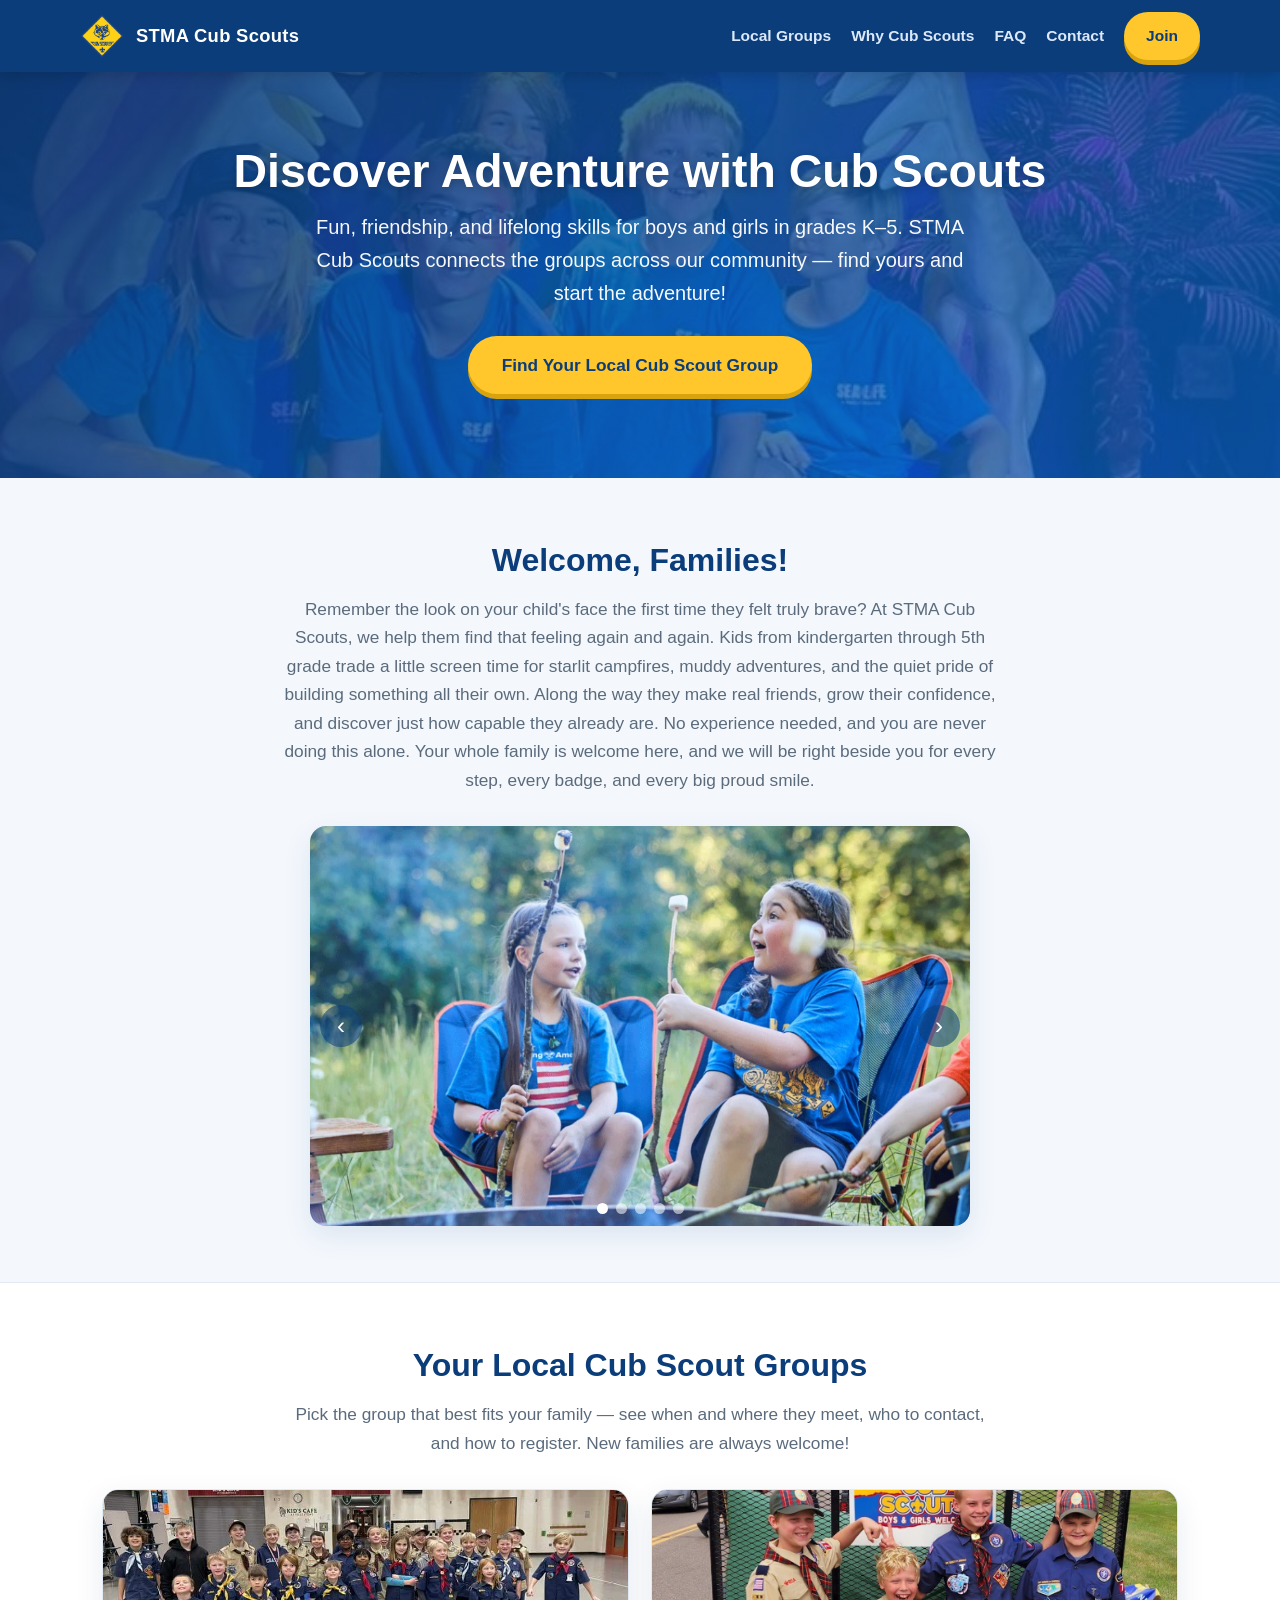
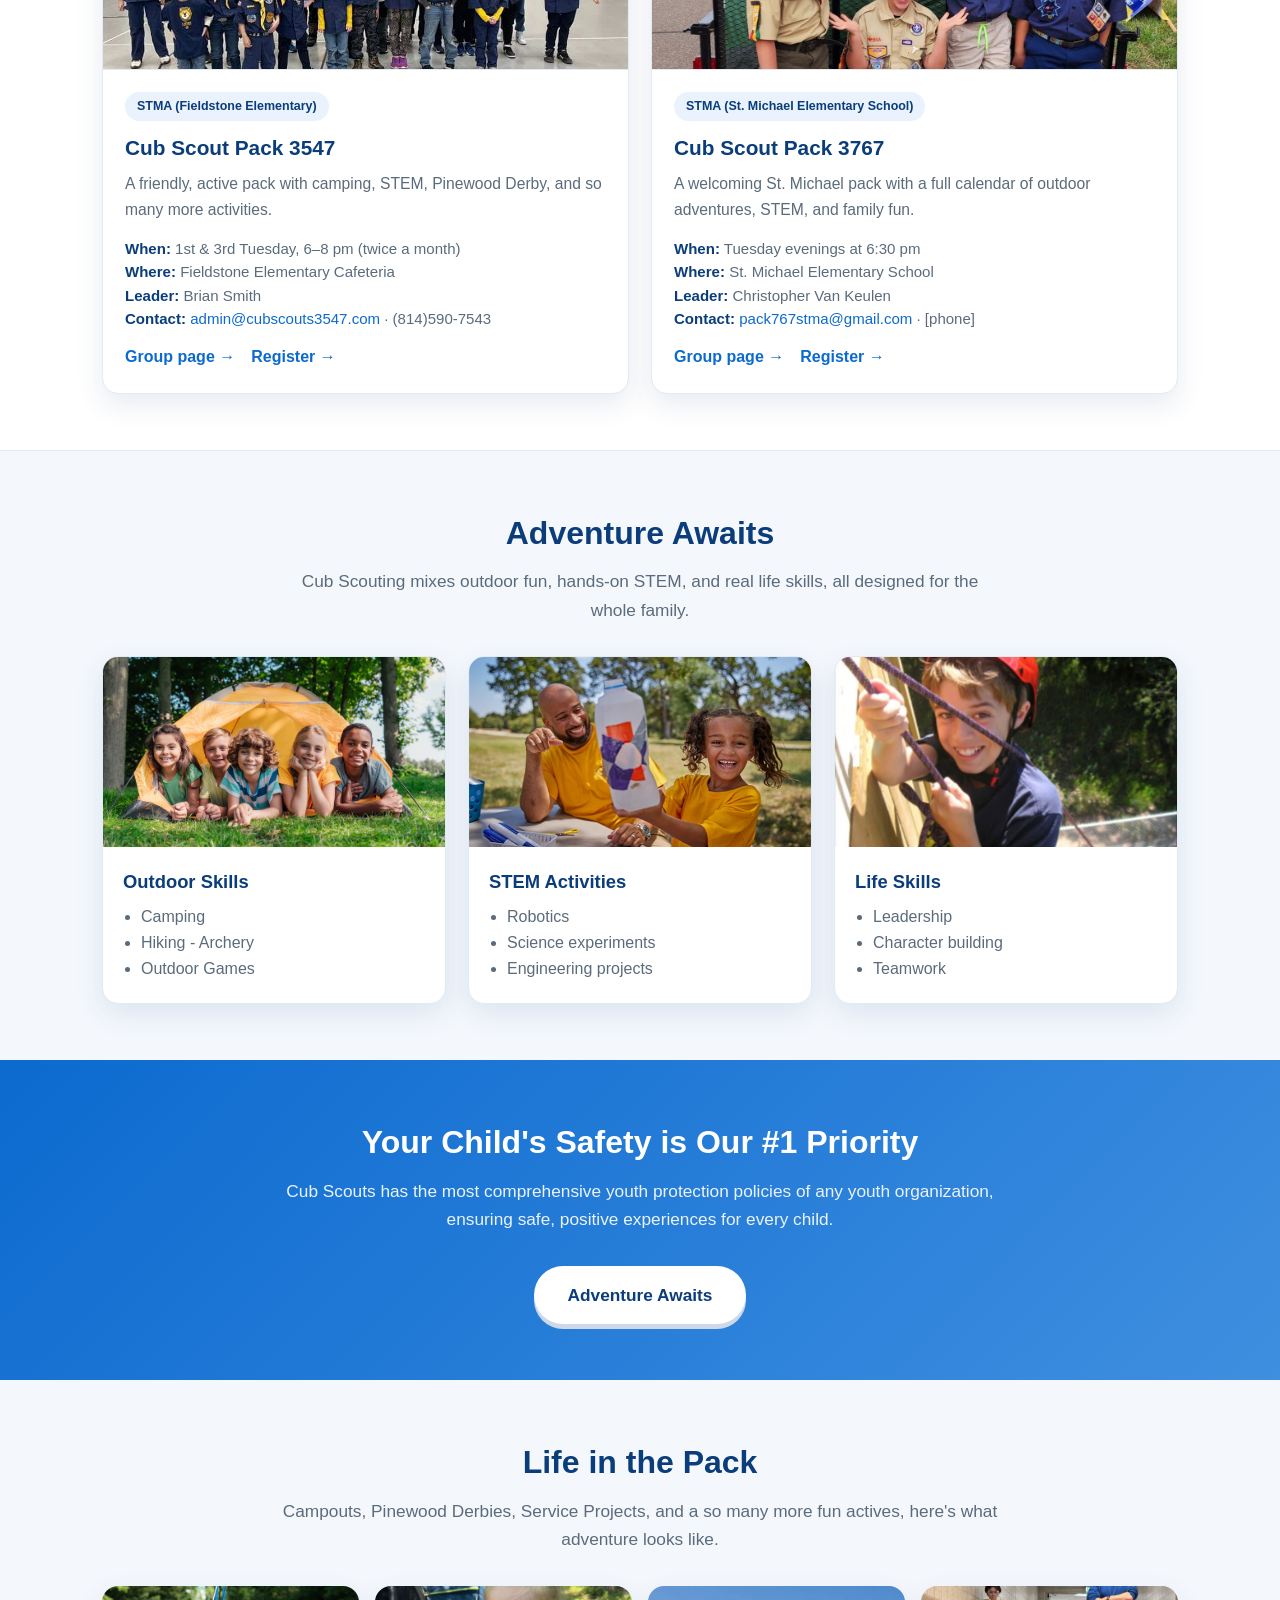
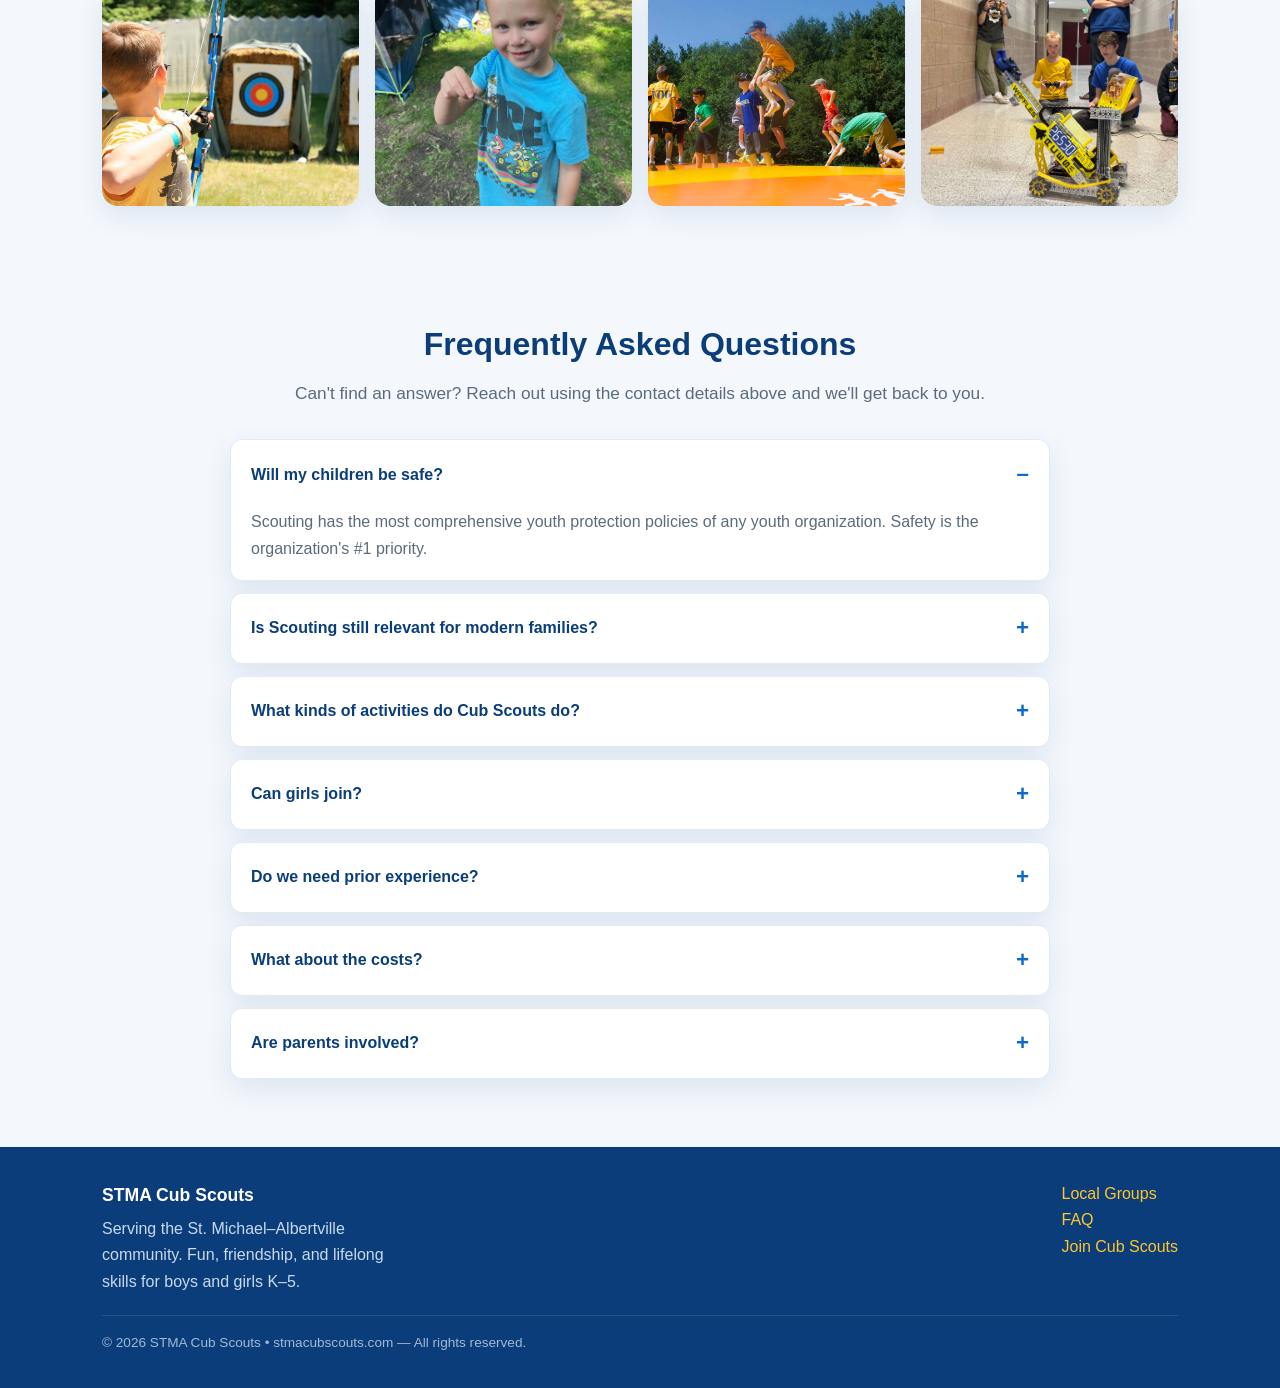
<file: index.html>
<!DOCTYPE html>
<html lang="en">
<head>
<meta charset="UTF-8">
<meta name="viewport" content="width=device-width, initial-scale=1.0">
<title>STMA Cub Scouts</title>
<meta name="description" content="STMA Cub Scouts &mdash; fun, friendship, and lifelong skills for boys and girls K-5.">
<meta name="theme-color" content="#0c6acf">
<link rel="stylesheet" href="styles.css">
</head>
<body>

<header class="site">
  <div class="wrap nav">
    <a class="brand" href="index.html">
      <img class="logo" src="images/Cub-Scout-Logo-on-yelliow.png" alt="STMA Cub Scouts logo">
      <span>STMA Cub Scouts</span>
    </a>
    <button class="navtoggle" aria-label="Menu" onclick="toggleNav()"><span></span><span></span><span></span></button>
    <nav>
      <ul>
        <li><a href="#packs">Local Groups</a></li>
        <li><a href="#why">Why Cub Scouts</a></li>
        <li><a href="#faq">FAQ</a></li>
        <li><a href="#packs">Contact</a></li>
        <li><a class="btn" href="https://beascout.scouting.org/list/?zip=55376&amp;program%5B%5D=pack&amp;program%5B%5D=scoutsBSA&amp;program%5B%5D=crew" target="_blank" rel="noopener">Join</a></li>
      </ul>
    </nav>
  </div>
</header>

<section class="hero has-photo" style="padding:0;background:linear-gradient(135deg,rgba(10,61,122,.88),rgba(12,106,207,.72)),url('images/cub-scouts-jaws.jpg') center/cover">
  <div class="wrap">
    <h1>Discover Adventure with Cub Scouts</h1>
    <p class="tag">Fun, friendship, and lifelong skills for boys and girls in grades K–5. STMA Cub Scouts connects the groups across our community — find yours and start the adventure!</p>
    <div class="cta">
      <a class="btn lg" href="#packs">Find Your Local Cub Scout Group</a>
    </div>
  </div>
</section>

<section>
  <div class="wrap">
    <h2>Welcome, Families!</h2>
    <p class="lead">Remember the look on your child's face the first time they felt truly brave? At STMA Cub Scouts, we help them find that feeling again and again. Kids from kindergarten through 5th grade trade a little screen time for starlit campfires, muddy adventures, and the quiet pride of building something all their own. Along the way they make real friends, grow their confidence, and discover just how capable they already are. No experience needed, and you are never doing this alone. Your whole family is welcome here, and we will be right beside you for every step, every badge, and every big proud smile.</p>
    <div class="carousel" id="welcomeCarousel">
      <div class="slides">
        <img src="images/AT4A2927-edited-photo-CSBC-small_compressed.webp" alt="STMA Cub Scouts">
        <img src="images/Pack3547-group-photo.jpg" alt="STMA Cub Scouts">
        <img src="images/pack767-group-photo.jpg" alt="STMA Cub Scouts">
        <img src="images/IMG_0717_compressed.webp" alt="STMA Cub Scouts">
        <img src="images/IMG_9846_compressed.webp" alt="STMA Cub Scouts">
      </div>
      <button class="arrow prev" aria-label="Previous photo" onclick="cxMove('welcomeCarousel',-1)">&lsaquo;</button>
      <button class="arrow next" aria-label="Next photo" onclick="cxMove('welcomeCarousel',1)">&rsaquo;</button>
      <div class="dots"></div>
    </div>
  </div>
</section>

<section id="packs" class="alt">
  <div class="wrap">
    <h2>Your Local Cub Scout Groups</h2>
    <p class="lead">Pick the group that best fits your family — see when and where they meet, who to contact, and how to register. New families are always welcome!</p>
    <div class="grid">

      <div class="card">
        <img class="cardimg" src="images/Pack3547-group-photo.jpg" alt="Cub Scout Pack 3547">
        <div class="body">
          <span class="tag">STMA (Fieldstone Elementary)</span>
          <h3>Cub Scout Pack 3547</h3>
          <p>A friendly, active pack with camping, STEM, Pinewood Derby, and so many more activities.</p>
          <p class="meta">
            <strong>When:</strong> 1st &amp; 3rd Tuesday, 6–8 pm (twice a month)<br>
            <strong>Where:</strong> Fieldstone Elementary Cafeteria<br>
            <strong>Leader:</strong> Brian Smith<br>
            <strong>Contact:</strong> <a href="mailto:admin@cubscouts3547.com">admin@cubscouts3547.com</a> &middot; (814)590-7543
          </p>
          <div class="links">
            <a href="https://cubscouts3547.com/">Group page &rarr;</a>
            <a href="https://my.scouting.org/online-registration/74aa267a-3d31-4be4-9f0d-094330fc7632/applicant-type" target="_blank" rel="noopener">Register &rarr;</a>
          </div>
        </div>
      </div>

      <div class="card">
        <img class="cardimg" src="images/pack767-group-photo.jpg" alt="Cub Scout Pack 3767">
        <div class="body">
          <span class="tag">STMA (St. Michael Elementary School)</span>
          <h3>Cub Scout Pack 3767</h3>
          <p>A welcoming St. Michael pack with a full calendar of outdoor adventures, STEM, and family fun.</p>
          <p class="meta">
            <strong>When:</strong> Tuesday evenings at 6:30 pm<br>
            <strong>Where:</strong> St. Michael Elementary School<br>
            <strong>Leader:</strong> Christopher Van Keulen<br>
            <strong>Contact:</strong> <a href="mailto:pack767stma@gmail.com">pack767stma@gmail.com</a> &middot; [phone]
          </p>
          <div class="links">
            <a href="https://www.pack767.org/home">Group page &rarr;</a>
            <a href="https://my.scouting.org/online-registration/0dd43926-5db9-4ddc-8b39-870bd6b9c960/applicant-type" target="_blank" rel="noopener">Register &rarr;</a>
          </div>
        </div>
      </div>
    </div>
  </div>
</section>

<section id="why">
  <div class="wrap">
    <h2>Adventure Awaits</h2>
    <p class="lead">Cub Scouting mixes outdoor fun, hands-on STEM, and real life skills, all designed for the whole family.</p>
    <div class="grid">

      <div class="feature">
        <img class="featimg" src="images/cheerful-multicultural-kids-smiling-while-lyin_compressed.webp" alt="Outdoor Skills">
        <div class="fbody">
          <h3>Outdoor Skills</h3>
          <ul><li>Camping</li><li>Hiking - Archery</li><li>Outdoor Games</li></ul>
        </div>
      </div>

      <div class="feature">
        <img class="featimg" src="images/Parents-New-to-Scouting-600-600-p-L-97 (1)_compressed.webp" alt="STEM Activities">
        <div class="fbody">
          <h3>STEM Activities</h3>
          <ul><li>Robotics</li><li>Science experiments</li><li>Engineering projects</li></ul>
        </div>
      </div>

      <div class="feature">
        <img class="featimg" src="images/gmf_Climbing-Activity_800x640 (1).jpg" alt="Life Skills">
        <div class="fbody">
          <h3>Life Skills</h3>
          <ul><li>Leadership</li><li>Character building</li><li>Teamwork</li></ul>
        </div>
      </div>
    </div>
  </div>
</section>

<section class="band">
  <div class="wrap">
    <h2>Your Child's Safety is Our #1 Priority</h2>
    <p class="lead">Cub Scouts has the most comprehensive youth protection policies of any youth organization, ensuring safe, positive experiences for every child.</p>
    <a class="btn lg blue" href="https://beascout.scouting.org/list/?zip=55376&amp;program%5B%5D=pack&amp;program%5B%5D=scoutsBSA&amp;program%5B%5D=crew" target="_blank" rel="noopener">Adventure Awaits</a>
  </div>
</section>

<section>
  <div class="wrap">
    <h2>Life in the Pack</h2>
    <p class="lead">Campouts, Pinewood Derbies, Service Projects, and a so many more fun actives, here's what adventure looks like.</p>
    <div class="strip-photos">
      <img src="images/gmf_Archery-Activity_800x640 (1).jpg" alt="Pack photo">
      <img src="images/IMG_0717_compressed.webp" alt="Pack photo">
      <img src="images/gmf_BouncePillow-Activity_800x640 (1).jpg" alt="Pack photo">
      <img src="images/IMG_9846_compressed.webp" alt="Pack photo">
    </div>
  </div>
</section>

<!-- ===== FAQ (not editable) ===== -->
<section id="faq">
  <div class="wrap">
    <h2>Frequently Asked Questions</h2>
    <p class="lead">Can't find an answer? Reach out using the contact details above and we'll get back to you.</p>
    <div class="faq">
      <details open><summary>Will my children be safe?</summary><div class="ans">Scouting has the most comprehensive youth protection policies of any youth organization. Safety is the organization's #1 priority.</div></details>
      <details><summary>Is Scouting still relevant for modern families?</summary><div class="ans">Yes &mdash; Scouting builds respect for others, character, fitness, and leadership. It prepares children for life.</div></details>
      <details><summary>What kinds of activities do Cub Scouts do?</summary><div class="ans">Outdoor activities like camping, hiking, and archery; STEM activities including robotics and hands-on learning; family-oriented adventures; and crafts, Pinewood Derby races, and other fun projects.</div></details>
      <details><summary>Can girls join?</summary><div class="ans">Yes &mdash; Cub Scouting is open to both boys and girls. It's designed for the whole family.</div></details>
      <details><summary>Do we need prior experience?</summary><div class="ans">No prior knowledge is required &mdash; the program helps new families get started easily.</div></details>
      <details><summary>What about the costs?</summary><div class="ans">Scouting is competitively priced compared to other youth organizations, and there are ways to make the program affordable for families who need assistance. No youth is turned away due to a family's inability to pay.</div></details>
      <details><summary>Are parents involved?</summary><div class="ans">Yes! Cub Scouting is fun for the whole family. There is a place for every parent, guardian, or caring adult who wants to help.</div></details>
    </div>
  </div>
</section>

<footer class="site">
  <div class="wrap">
    <div class="cols">
      <div>
        <strong style="color:#fff;font-size:1.1rem">STMA Cub Scouts</strong>
        <p style="margin-top:6px;max-width:320px">Serving the St. Michael–Albertville community. Fun, friendship, and lifelong skills for boys and girls K–5.</p>
      </div>
      <div>
        <p><a href="#packs">Local Groups</a></p>
        <p><a href="#faq">FAQ</a></p>
        <p><a href="https://beascout.scouting.org/list/?zip=55376&amp;program%5B%5D=pack&amp;program%5B%5D=scoutsBSA&amp;program%5B%5D=crew" target="_blank" rel="noopener">Join Cub Scouts</a></p>
      </div>
    </div>
    <div class="fine">&copy; 2026 STMA Cub Scouts &bull; stmacubscouts.com &mdash; All rights reserved.</div>
  </div>
</footer>

<script>
function toggleNav(){document.querySelector(".nav").classList.toggle("open");}
function cxMove(id,dir){var cx=document.getElementById(id);if(cx&&cx._go)cx._go(cx._i+dir);}
document.querySelectorAll(".carousel").forEach(function(cx){
  var slides=cx.querySelector(".slides"),imgs=slides.querySelectorAll("img"),dots=cx.querySelector(".dots"),n=imgs.length;
  cx._i=0;
  for(var k=0;k<n;k++){(function(k){var b=document.createElement("button");if(k===0)b.className="active";b.onclick=function(){cx._go(k);};dots.appendChild(b);})(k);}
  cx._go=function(t){cx._i=(t+n)%n;slides.style.transform="translateX(-"+(cx._i*100)+"%)";var db=dots.querySelectorAll("button");for(var j=0;j<db.length;j++)db[j].className=(j===cx._i?"active":"");};
  var timer=setInterval(function(){cx._go(cx._i+1);},4500);
  cx.addEventListener("mouseenter",function(){clearInterval(timer);});
  cx.addEventListener("mouseleave",function(){timer=setInterval(function(){cx._go(cx._i+1);},4500);});
});
</script>

</body>
</html>
</file>
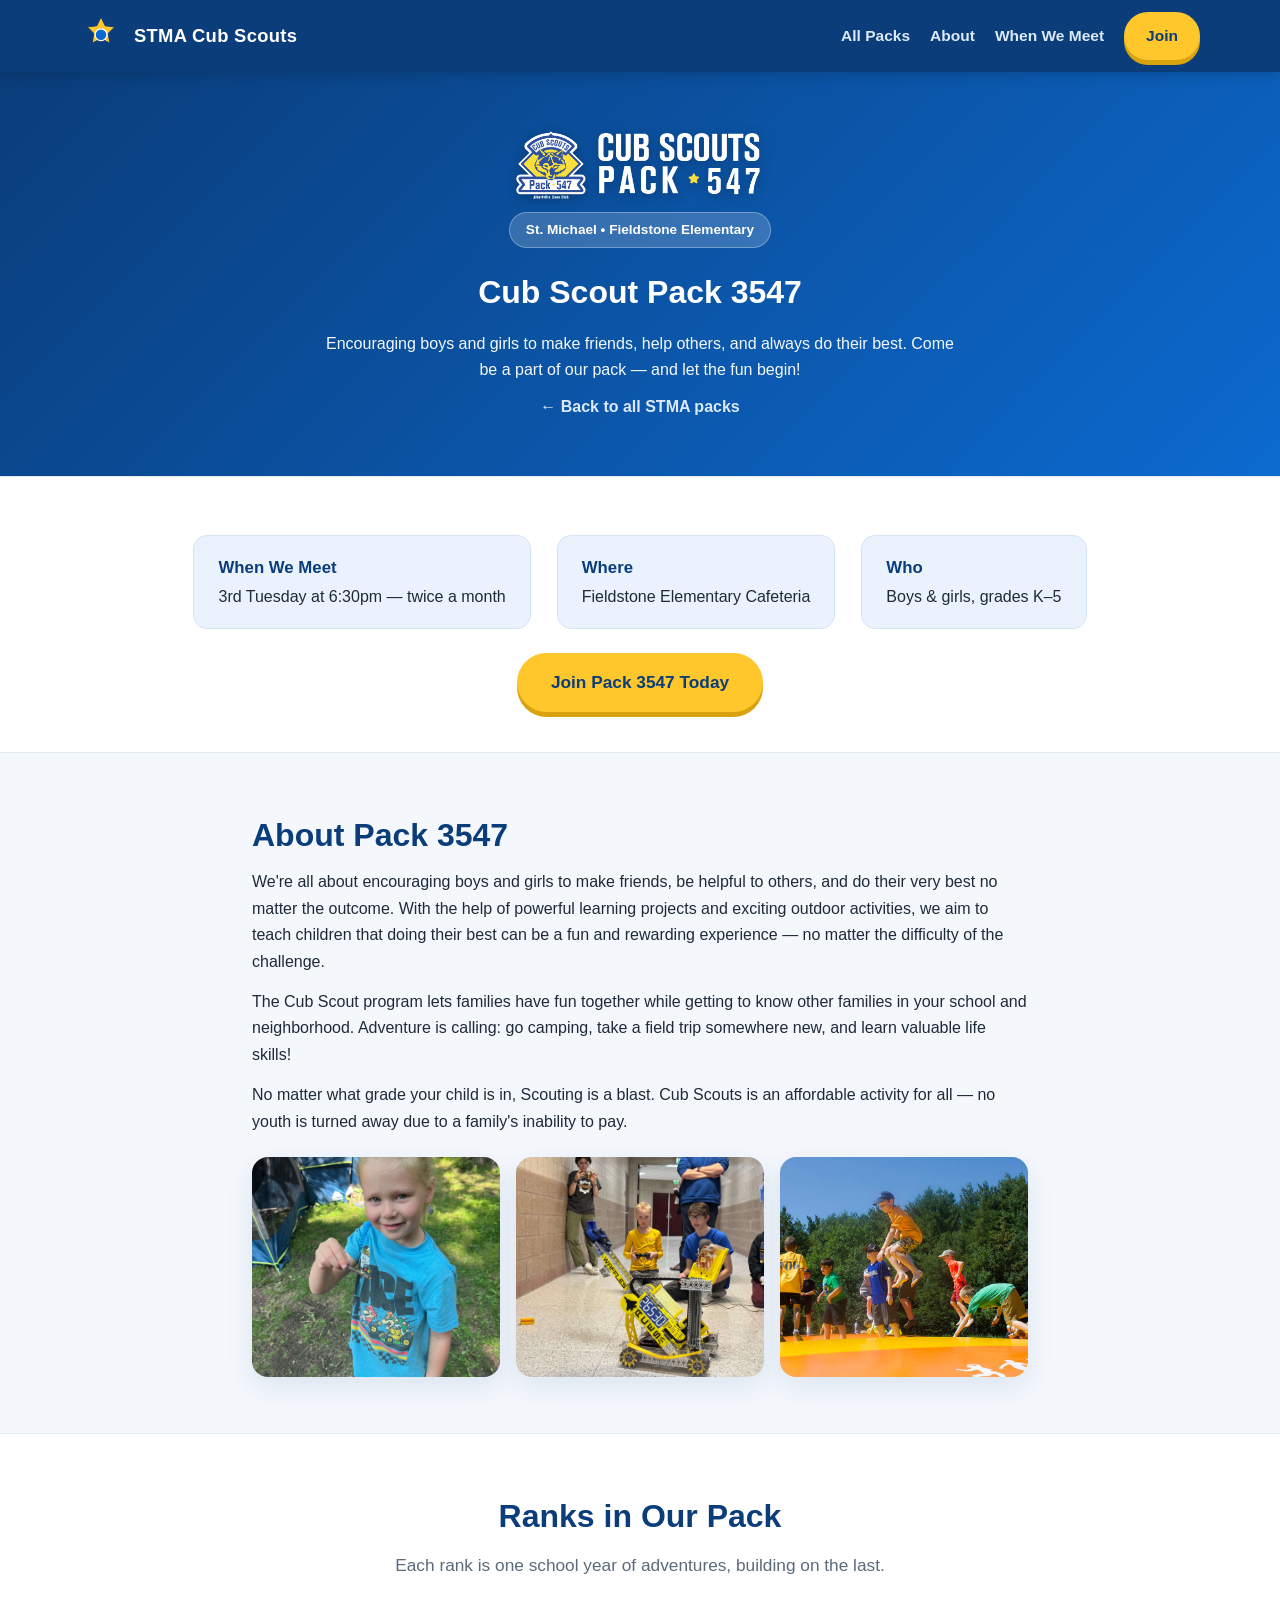
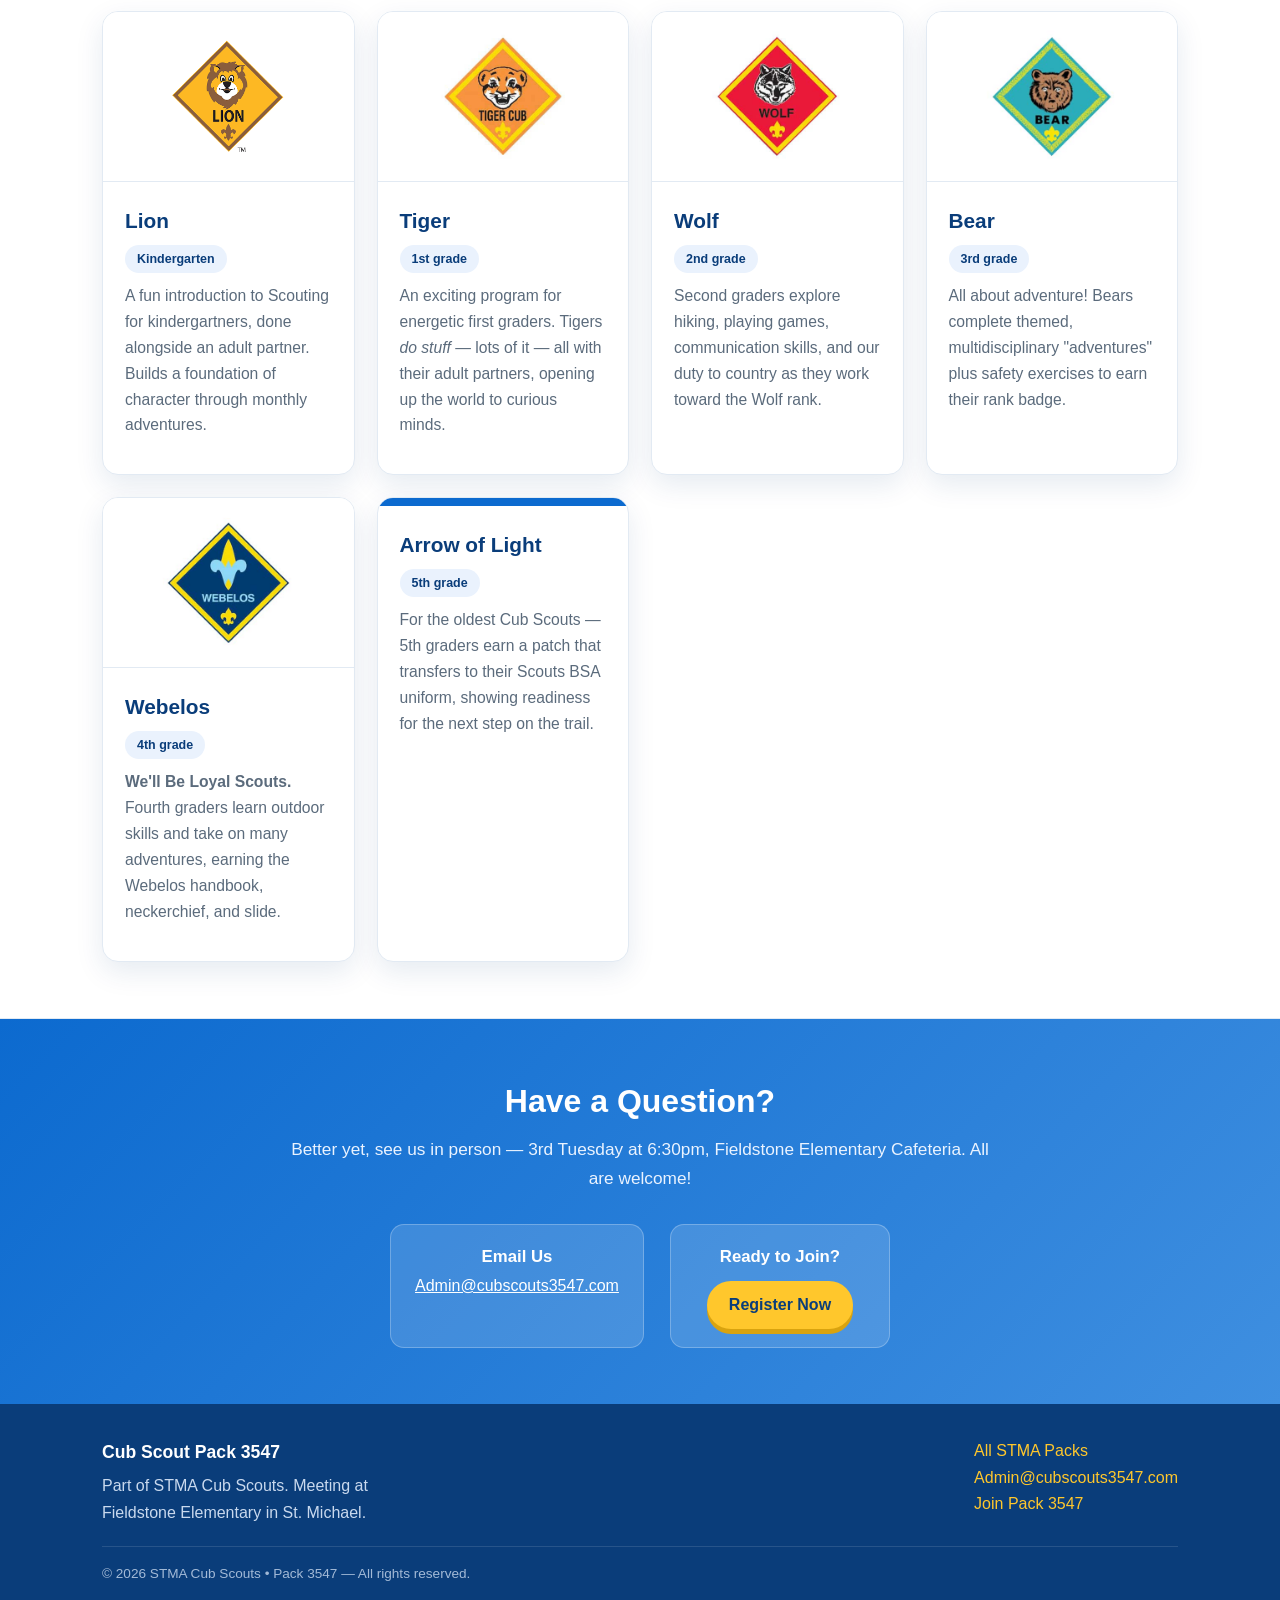
<file: pack-3547.html>
<!DOCTYPE html>
<html lang="en">
<head>
<meta charset="UTF-8">
<meta name="viewport" content="width=device-width, initial-scale=1.0">
<title>Pack 3547 — STMA Cub Scouts (St. Michael)</title>
<meta name="description" content="Cub Scout Pack 3547 meets at Fieldstone Elementary in St. Michael. Fun, friendship, and lifelong skills for boys and girls K–5. Join today!">
<meta name="theme-color" content="#0c6acf">
<link rel="stylesheet" href="styles.css">
</head>
<body>

<!-- ===== NAV ===== -->
<header class="site">
  <div class="wrap nav">
    <a class="brand" href="index.html">
      <svg class="badge" viewBox="0 0 64 64" xmlns="http://www.w3.org/2000/svg" aria-hidden="true">
        <path d="M32 3l6.5 13.5L53 18l-10 10 2.5 15L32 36 18.5 43 21 28 11 18l14.5-1.5z" fill="#ffc72c" stroke="#0a3d7a" stroke-width="1.5"/>
        <circle cx="32" cy="30" r="9" fill="#0c6acf" stroke="#fff" stroke-width="2"/>
      </svg>
      <span>STMA Cub Scouts</span>
    </a>
    <button class="navtoggle" aria-label="Menu" onclick="toggleNav()"><span></span><span></span><span></span></button>
    <nav>
      <ul>
        <li><a href="index.html#packs">All Packs</a></li>
        <li><a href="#about">About</a></li>
        <li><a href="#meet">When We Meet</a></li>
        <li><a class="btn" href="https://my.scouting.org/online-registration/74aa267a-3d31-4be4-9f0d-094330fc7632/applicant-type" target="_blank" rel="noopener">Join</a></li>
      </ul>
    </nav>
  </div>
</header>

<!-- ===== PACK HEADER ===== -->
<div class="packhead">
  <div class="wrap">
    <img class="logo" src="images/Cub scouts pack 547-Logo and word mark (1).png" alt="Cub Scout Pack 3547 logo">
    <span class="pill">St. Michael • Fieldstone Elementary</span>
    <h1>Cub Scout Pack 3547</h1>
    <p class="tag" style="max-width:640px;margin:12px auto 0;opacity:.96">Encouraging boys and girls to make friends, help others, and always do their best. Come be a part of our pack — and let the fun begin!</p>
    <a class="back" href="index.html#packs">← Back to all STMA packs</a>
  </div>
</div>

<!-- ===== QUICK INFO ===== -->
<section id="meet" class="alt" style="padding:40px 0">
  <div class="wrap">
    <div class="info" style="justify-content:center">
      <div class="box" style="background:#eaf2fd;border-color:#d4e4f7;color:var(--ink)"><strong style="color:var(--blue-dark)">When We Meet</strong>3rd Tuesday at 6:30pm — twice a month</div>
      <div class="box" style="background:#eaf2fd;border-color:#d4e4f7;color:var(--ink)"><strong style="color:var(--blue-dark)">Where</strong>Fieldstone Elementary Cafeteria</div>
      <div class="box" style="background:#eaf2fd;border-color:#d4e4f7;color:var(--ink)"><strong style="color:var(--blue-dark)">Who</strong>Boys &amp; girls, grades K–5</div>
    </div>
    <div style="text-align:center;margin-top:24px">
      <a class="btn lg" href="https://my.scouting.org/online-registration/74aa267a-3d31-4be4-9f0d-094330fc7632/applicant-type" target="_blank" rel="noopener">Join Pack 3547 Today</a>
    </div>
  </div>
</section>

<!-- ===== ABOUT ===== -->
<section id="about">
  <div class="wrap prose">
    <h2>About Pack 3547</h2>
    <p>We're all about encouraging boys and girls to make friends, be helpful to others, and do their very best no matter the outcome. With the help of powerful learning projects and exciting outdoor activities, we aim to teach children that doing their best can be a fun and rewarding experience — no matter the difficulty of the challenge.</p>
    <p>The Cub Scout program lets families have fun together while getting to know other families in your school and neighborhood. Adventure is calling: go camping, take a field trip somewhere new, and learn valuable life skills!</p>
    <p>No matter what grade your child is in, Scouting is a blast. Cub Scouts is an affordable activity for all — no youth is turned away due to a family's inability to pay.</p>
    <div class="strip-photos" style="margin-top:22px">
      <img src="images/IMG_0717_compressed.webp" alt="Pack 3547 out on an adventure">
      <img src="images/IMG_9846_compressed.webp" alt="Pack 3547 activity">
      <img src="images/gmf_BouncePillow-Activity_800x640 (1).jpg" alt="Scouts having fun">
    </div>
  </div>
</section>

<!-- ===== RANKS ===== -->
<section class="alt">
  <div class="wrap">
    <h2>Ranks in Our Pack</h2>
    <p class="lead">Each rank is one school year of adventures, building on the last.</p>
    <div class="grid">
      <div class="card"><img class="rankimg" src="images/lion-scout-slide.png" alt="Lion rank"><div class="body"><h3>Lion</h3><span class="tag">Kindergarten</span><p>A fun introduction to Scouting for kindergartners, done alongside an adult partner. Builds a foundation of character through monthly adventures.</p></div></div>
      <div class="card"><img class="rankimg" src="images/Tiger-cub-5b3950b (1).jpg" alt="Tiger rank"><div class="body"><h3>Tiger</h3><span class="tag">1st grade</span><p>An exciting program for energetic first graders. Tigers <em>do stuff</em> — lots of it — all with their adult partners, opening up the world to curious minds.</p></div></div>
      <div class="card"><img class="rankimg" src="images/Wolf (1).jpg" alt="Wolf rank"><div class="body"><h3>Wolf</h3><span class="tag">2nd grade</span><p>Second graders explore hiking, playing games, communication skills, and our duty to country as they work toward the Wolf rank.</p></div></div>
      <div class="card"><img class="rankimg" src="images/bear.jpg" alt="Bear rank"><div class="body"><h3>Bear</h3><span class="tag">3rd grade</span><p>All about adventure! Bears complete themed, multidisciplinary "adventures" plus safety exercises to earn their rank badge.</p></div></div>
      <div class="card"><img class="rankimg" src="images/Webelos.jpg" alt="Webelos rank"><div class="body"><h3>Webelos</h3><span class="tag">4th grade</span><p><strong>We'll Be Loyal Scouts.</strong> Fourth graders learn outdoor skills and take on many adventures, earning the Webelos handbook, neckerchief, and slide.</p></div></div>
      <div class="card"><div class="top"></div><div class="body"><h3>Arrow of Light</h3><span class="tag">5th grade</span><p>For the oldest Cub Scouts — 5th graders earn a patch that transfers to their Scouts BSA uniform, showing readiness for the next step on the trail.</p></div></div>
    </div>
  </div>
</section>

<!-- ===== CONTACT ===== -->
<section class="band">
  <div class="wrap">
    <h2>Have a Question?</h2>
    <p class="lead">Better yet, see us in person — 3rd Tuesday at 6:30pm, Fieldstone Elementary Cafeteria. All are welcome!</p>
    <div class="info">
      <div class="box"><strong>Email Us</strong><a href="mailto:Admin@cubscouts3547.com" style="color:#fff;text-decoration:underline">Admin@cubscouts3547.com</a></div>
      <div class="box"><strong>Ready to Join?</strong><a class="btn" style="margin-top:8px" href="https://my.scouting.org/online-registration/74aa267a-3d31-4be4-9f0d-094330fc7632/applicant-type" target="_blank" rel="noopener">Register Now</a></div>
    </div>
  </div>
</section>

<!-- ===== FOOTER ===== -->
<footer class="site">
  <div class="wrap">
    <div class="cols">
      <div>
        <strong style="color:#fff;font-size:1.1rem">Cub Scout Pack 3547</strong>
        <p style="margin-top:6px;max-width:320px">Part of STMA Cub Scouts. Meeting at Fieldstone Elementary in St. Michael.</p>
      </div>
      <div>
        <p><a href="index.html#packs">All STMA Packs</a></p>
        <p><a href="mailto:Admin@cubscouts3547.com">Admin@cubscouts3547.com</a></p>
        <p><a href="https://my.scouting.org/online-registration/74aa267a-3d31-4be4-9f0d-094330fc7632/applicant-type" target="_blank" rel="noopener">Join Pack 3547</a></p>
      </div>
    </div>
    <div class="fine">© 2026 STMA Cub Scouts • Pack 3547 — All rights reserved.</div>
  </div>
</footer>

<script>function toggleNav(){document.querySelector('.nav').classList.toggle('open');}</script>

</body>
</html>
</file>
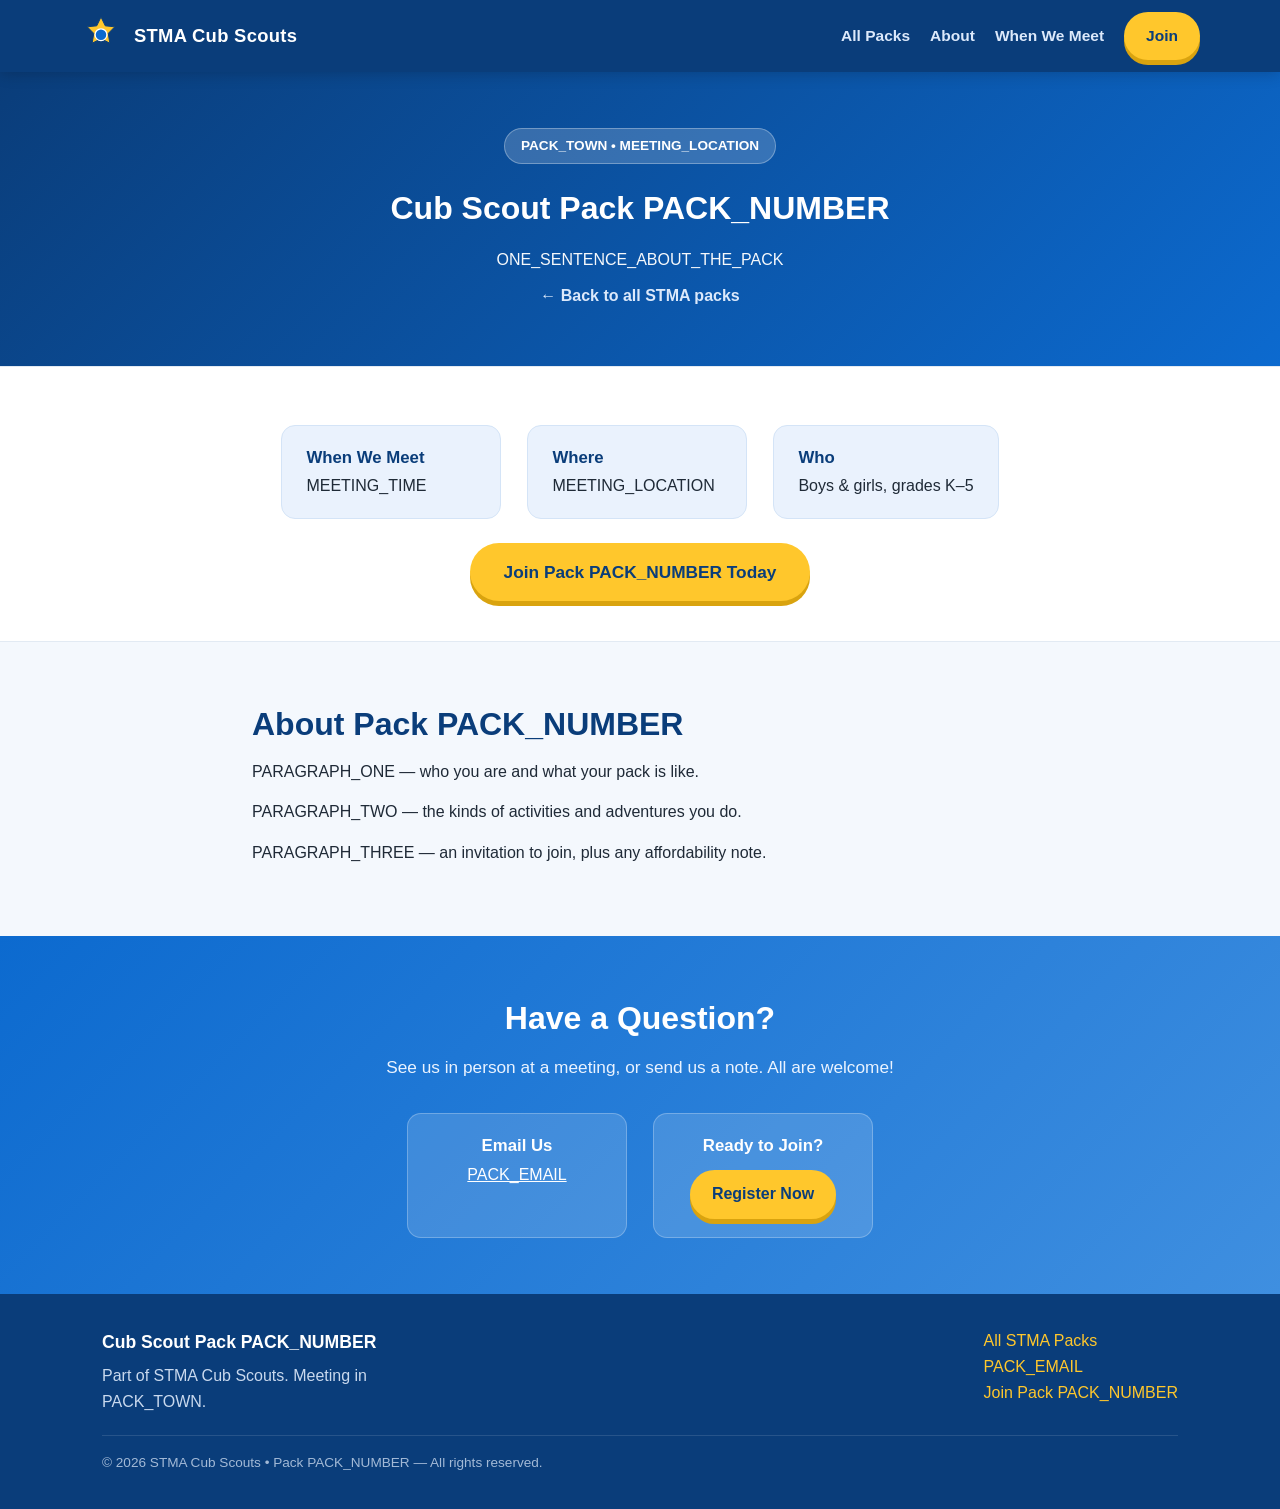
<file: pack-template.html>
<!DOCTYPE html>
<html lang="en">
<head>
<meta charset="UTF-8">
<meta name="viewport" content="width=device-width, initial-scale=1.0">
<!-- ============================================================
     PACK PAGE TEMPLATE
     To add a new pack:
       1. Copy this file and rename it, e.g. pack-1234.html
       2. Find-and-replace the CAPITALIZED placeholders below
          (PACK_NUMBER, PACK_TOWN, MEETING_TIME, etc.)
       3. Paste your registration link where REGISTER_LINK appears
       4. Add a matching card on index.html (#packs section)
     ============================================================ -->
<title>Pack PACK_NUMBER — STMA Cub Scouts</title>
<meta name="description" content="Cub Scout Pack PACK_NUMBER in PACK_TOWN. Fun, friendship, and lifelong skills for boys and girls K–5. Join today!">
<meta name="theme-color" content="#0c6acf">
<link rel="stylesheet" href="styles.css">
</head>
<body>

<!-- ===== NAV ===== -->
<header class="site">
  <div class="wrap nav">
    <a class="brand" href="index.html">
      <svg class="badge" viewBox="0 0 64 64" xmlns="http://www.w3.org/2000/svg" aria-hidden="true">
        <path d="M32 3l6.5 13.5L53 18l-10 10 2.5 15L32 36 18.5 43 21 28 11 18l14.5-1.5z" fill="#ffc72c" stroke="#0a3d7a" stroke-width="1.5"/>
        <circle cx="32" cy="30" r="9" fill="#0c6acf" stroke="#fff" stroke-width="2"/>
      </svg>
      <span>STMA Cub Scouts</span>
    </a>
    <button class="navtoggle" aria-label="Menu" onclick="toggleNav()"><span></span><span></span><span></span></button>
    <nav>
      <ul>
        <li><a href="index.html#packs">All Packs</a></li>
        <li><a href="#about">About</a></li>
        <li><a href="#meet">When We Meet</a></li>
        <li><a class="btn" href="REGISTER_LINK" target="_blank" rel="noopener">Join</a></li>
      </ul>
    </nav>
  </div>
</header>

<!-- ===== PACK HEADER ===== -->
<div class="packhead">
  <div class="wrap">
    <span class="pill">PACK_TOWN • MEETING_LOCATION</span>
    <h1>Cub Scout Pack PACK_NUMBER</h1>
    <p class="tag" style="max-width:640px;margin:12px auto 0;opacity:.96">ONE_SENTENCE_ABOUT_THE_PACK</p>
    <a class="back" href="index.html#packs">← Back to all STMA packs</a>
  </div>
</div>

<!-- ===== QUICK INFO ===== -->
<section id="meet" class="alt" style="padding:40px 0">
  <div class="wrap">
    <div class="info" style="justify-content:center">
      <div class="box" style="background:#eaf2fd;border-color:#d4e4f7;color:var(--ink)"><strong style="color:var(--blue-dark)">When We Meet</strong>MEETING_TIME</div>
      <div class="box" style="background:#eaf2fd;border-color:#d4e4f7;color:var(--ink)"><strong style="color:var(--blue-dark)">Where</strong>MEETING_LOCATION</div>
      <div class="box" style="background:#eaf2fd;border-color:#d4e4f7;color:var(--ink)"><strong style="color:var(--blue-dark)">Who</strong>Boys &amp; girls, grades K–5</div>
    </div>
    <div style="text-align:center;margin-top:24px">
      <a class="btn lg" href="REGISTER_LINK" target="_blank" rel="noopener">Join Pack PACK_NUMBER Today</a>
    </div>
  </div>
</section>

<!-- ===== ABOUT ===== -->
<section id="about">
  <div class="wrap prose">
    <h2>About Pack PACK_NUMBER</h2>
    <p>PARAGRAPH_ONE — who you are and what your pack is like.</p>
    <p>PARAGRAPH_TWO — the kinds of activities and adventures you do.</p>
    <p>PARAGRAPH_THREE — an invitation to join, plus any affordability note.</p>
  </div>
</section>

<!-- ===== CONTACT ===== -->
<section class="band">
  <div class="wrap">
    <h2>Have a Question?</h2>
    <p class="lead">See us in person at a meeting, or send us a note. All are welcome!</p>
    <div class="info">
      <div class="box"><strong>Email Us</strong><a href="mailto:PACK_EMAIL" style="color:#fff;text-decoration:underline">PACK_EMAIL</a></div>
      <div class="box"><strong>Ready to Join?</strong><a class="btn" style="margin-top:8px" href="REGISTER_LINK" target="_blank" rel="noopener">Register Now</a></div>
    </div>
  </div>
</section>

<!-- ===== FOOTER ===== -->
<footer class="site">
  <div class="wrap">
    <div class="cols">
      <div>
        <strong style="color:#fff;font-size:1.1rem">Cub Scout Pack PACK_NUMBER</strong>
        <p style="margin-top:6px;max-width:320px">Part of STMA Cub Scouts. Meeting in PACK_TOWN.</p>
      </div>
      <div>
        <p><a href="index.html#packs">All STMA Packs</a></p>
        <p><a href="mailto:PACK_EMAIL">PACK_EMAIL</a></p>
        <p><a href="REGISTER_LINK" target="_blank" rel="noopener">Join Pack PACK_NUMBER</a></p>
      </div>
    </div>
    <div class="fine">© 2026 STMA Cub Scouts • Pack PACK_NUMBER — All rights reserved.</div>
  </div>
</footer>

<script>function toggleNav(){document.querySelector('.nav').classList.toggle('open');}</script>

</body>
</html>
</file>
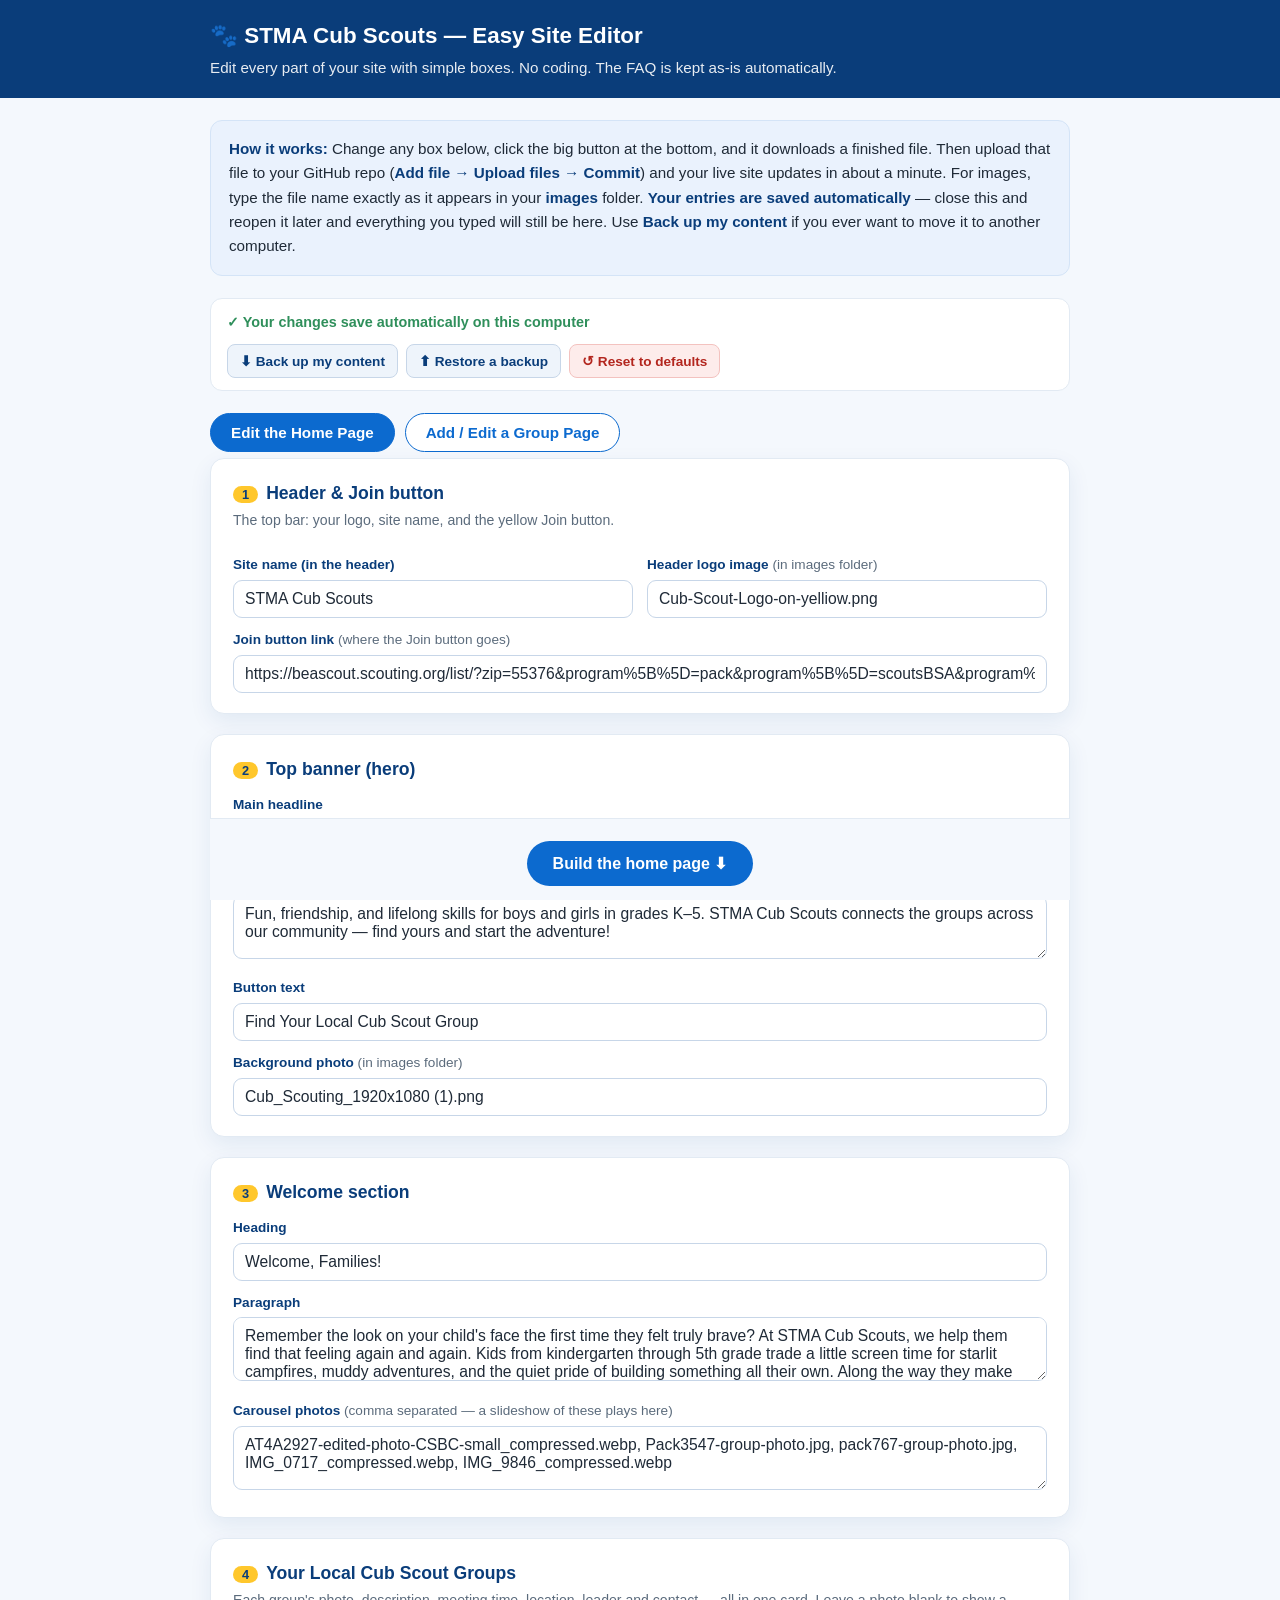
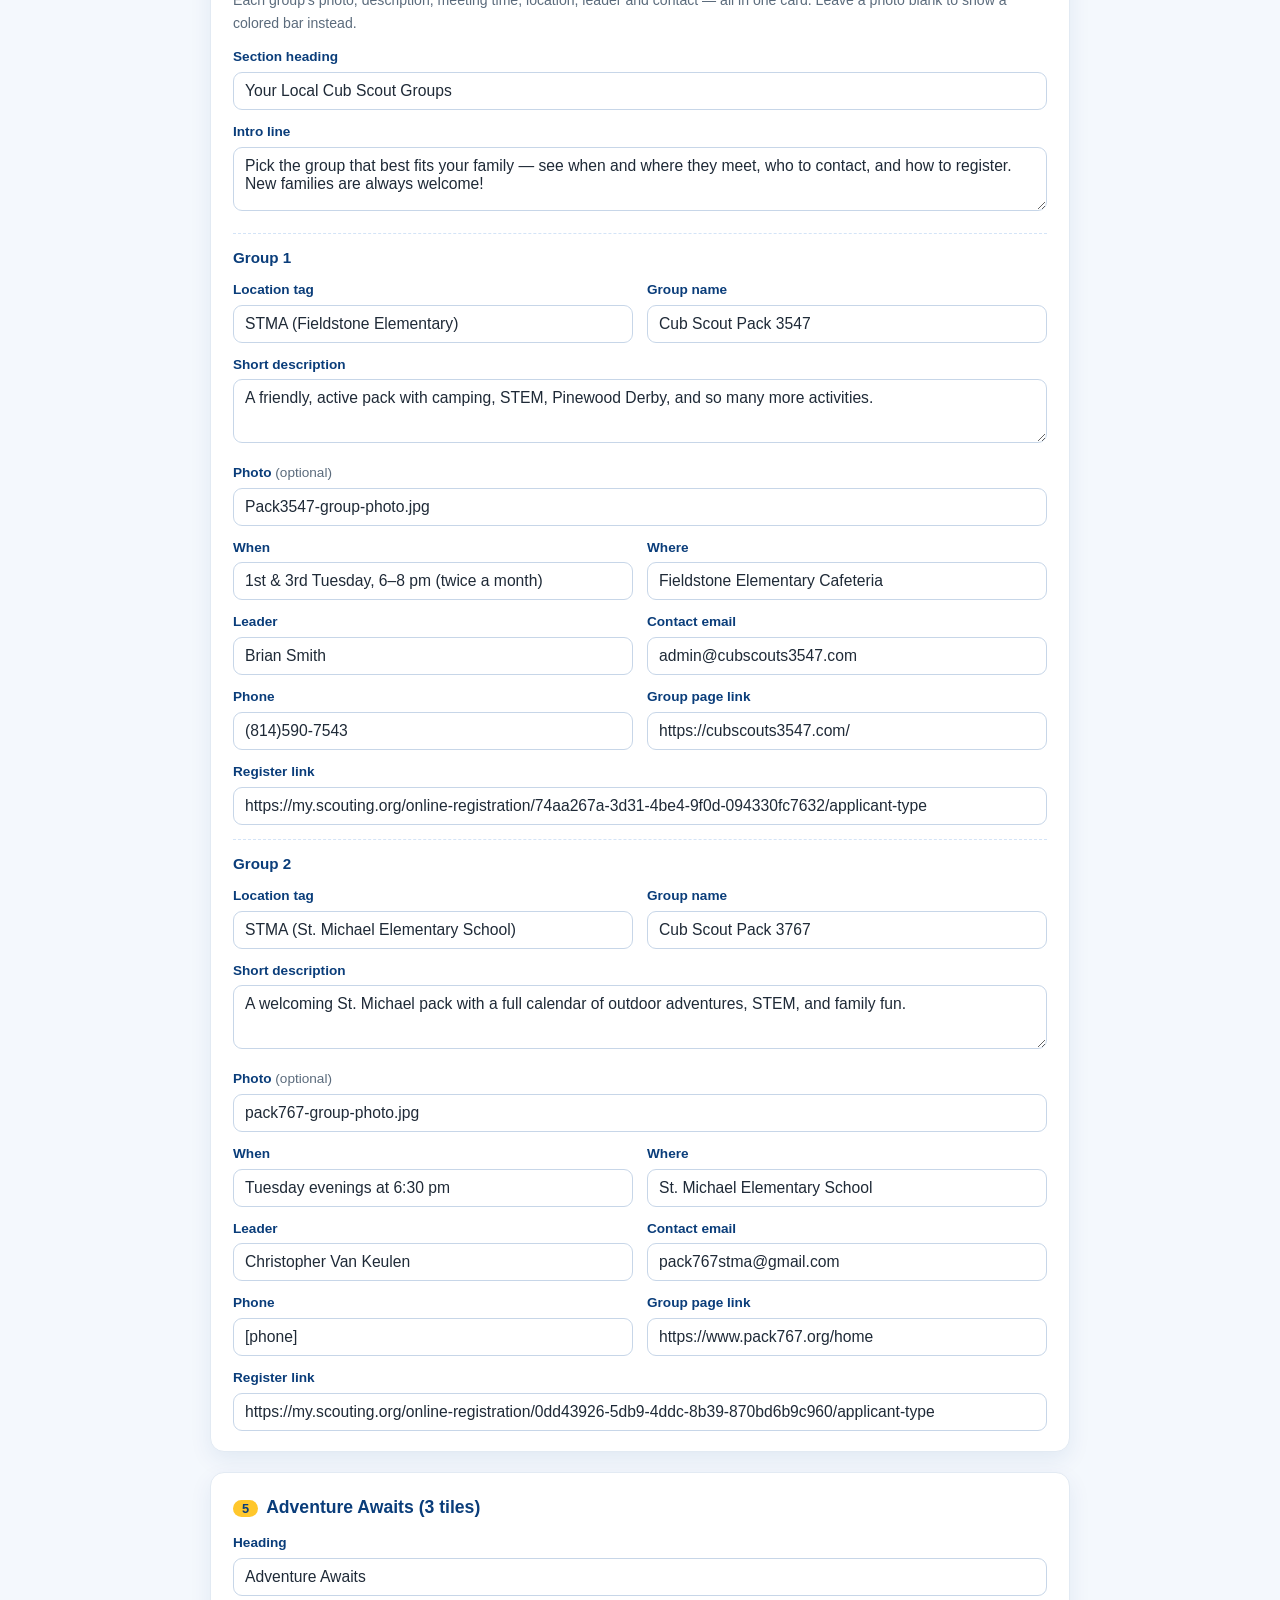
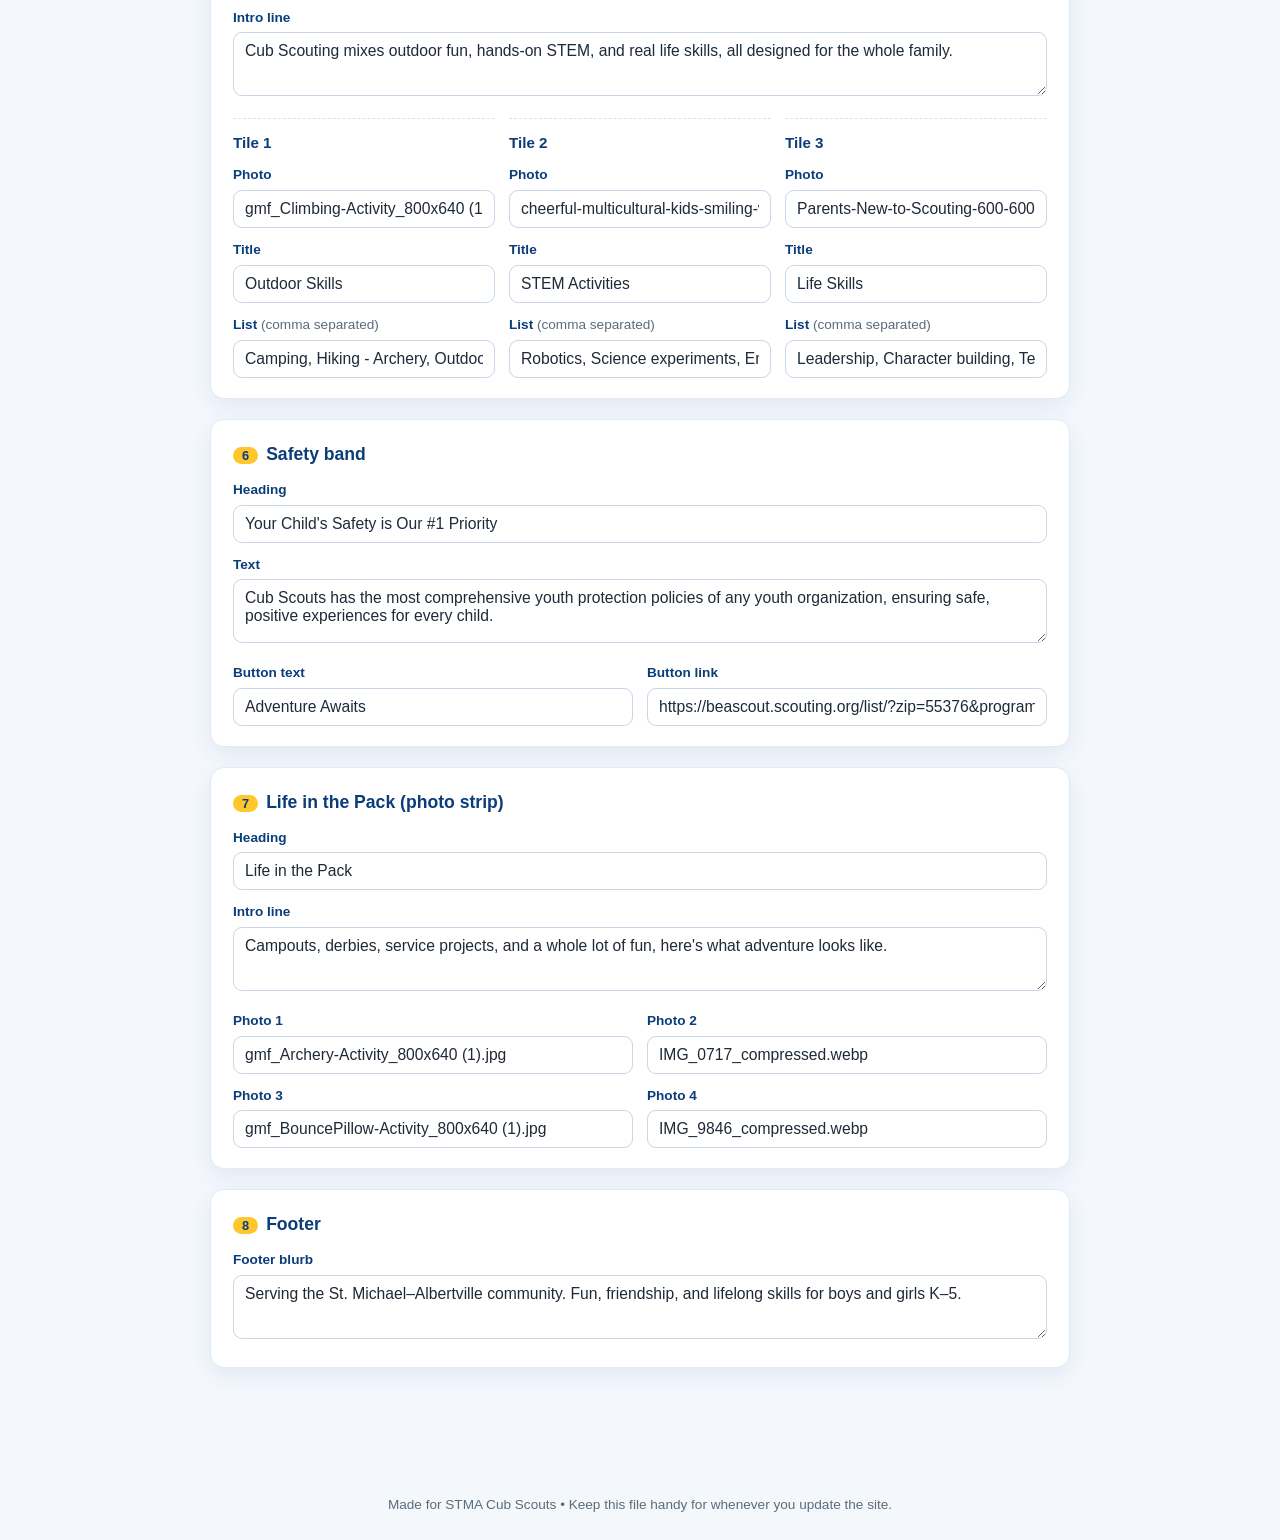
<file: site-editor.html>
<!DOCTYPE html>
<html lang="en">
<head>
<meta charset="UTF-8">
<meta name="viewport" content="width=device-width, initial-scale=1.0">
<title>STMA Cub Scouts — Easy Site Editor</title>
<style>
  :root{--blue:#0c6acf;--blue-dark:#0a3d7a;--gold:#ffc72c;--ink:#1f2a37;--muted:#5b6b7c;--bg:#f4f8fd;--line:#e2eaf3}
  *{box-sizing:border-box;margin:0;padding:0}
  body{font-family:-apple-system,'Segoe UI',Roboto,Arial,sans-serif;background:var(--bg);color:var(--ink);line-height:1.6}
  header.top{background:var(--blue-dark);color:#fff;padding:18px 0}
  .wrap{max-width:900px;margin:0 auto;padding:0 20px}
  header.top h1{font-size:1.4rem}
  header.top p{opacity:.9;font-size:.95rem;margin-top:2px}
  .intro{background:#eaf2fd;border:1px solid #d4e4f7;border-radius:12px;padding:16px 18px;margin:22px 0;font-size:.95rem}
  .intro b{color:var(--blue-dark)}
  .tabs{display:flex;gap:10px;margin:22px 0 6px;flex-wrap:wrap}
  .tab{background:#fff;border:1px solid var(--blue);color:var(--blue);border-radius:40px;padding:10px 20px;font-weight:700;cursor:pointer;font-size:.95rem}
  .tab.active{background:var(--blue);color:#fff}
  .panel{display:none}.panel.show{display:block}
  .card{background:#fff;border:1px solid var(--line);border-radius:14px;box-shadow:0 8px 22px rgba(12,58,122,.08);padding:20px 22px;margin-bottom:20px}
  .card h2{color:var(--blue-dark);font-size:1.1rem;margin-bottom:2px}
  .card h2 .n{background:var(--gold);color:var(--blue-dark);border-radius:20px;padding:1px 9px;font-size:.8rem;margin-right:8px}
  .card .sub{color:var(--muted);font-size:.88rem;margin-bottom:12px}
  label{display:block;font-weight:600;color:var(--blue-dark);font-size:.85rem;margin:11px 0 4px}
  label span{font-weight:400;color:var(--muted)}
  input,textarea{width:100%;border:1px solid #c7d6e8;border-radius:9px;padding:9px 11px;font-size:.98rem;font-family:inherit;color:var(--ink)}
  input:focus,textarea:focus{outline:none;border-color:var(--blue);box-shadow:0 0 0 3px rgba(12,106,207,.15)}
  textarea{min-height:64px;resize:vertical}
  .row{display:flex;gap:14px;flex-wrap:wrap}.row>div{flex:1;min-width:170px}
  .btn{display:inline-block;background:var(--blue);color:#fff;font-weight:700;border:none;border-radius:40px;padding:13px 26px;font-size:1rem;cursor:pointer;margin-top:8px}
  .btn:hover{background:#0a5ab3}.btn.ghost{background:#fff;color:var(--blue);border:1px solid var(--blue)}
  .bigbtn{position:sticky;bottom:0;background:var(--bg);padding:14px 0;border-top:1px solid var(--line);text-align:center;z-index:5}
  .out{margin-top:16px;display:none}.out.show{display:block}
  .snippet{width:100%;min-height:120px;font-family:ui-monospace,Menlo,Consolas,monospace;font-size:.78rem;background:#0f2138;color:#d6e6ff;border:none;border-radius:10px;padding:14px;white-space:pre;overflow:auto}
  .step{background:#fff9e6;border:1px solid #ffe08a;border-radius:10px;padding:12px 14px;font-size:.9rem;margin-top:14px}.step b{color:#8a6d00}
  .divh{font-weight:700;color:var(--blue-dark);margin:14px 0 -2px;font-size:.95rem;border-top:1px dashed #d4e4f7;padding-top:12px}
  ol{margin:6px 0 0 20px}ol li{margin-bottom:4px}
  footer{text-align:center;color:var(--muted);font-size:.85rem;padding:24px}
  .savebar{display:flex;justify-content:space-between;align-items:center;flex-wrap:wrap;gap:10px;background:#fff;border:1px solid var(--line);border-radius:12px;padding:12px 16px;margin:0 0 14px}
  .autosave{color:#2f8f5b;font-size:.9rem;font-weight:700}
  .savebtns{display:flex;gap:8px;flex-wrap:wrap}
  .mini{background:#eef4fb;border:1px solid #c7d6e8;color:var(--blue-dark);border-radius:8px;padding:8px 12px;font-size:.85rem;font-weight:700;cursor:pointer;display:inline-flex;align-items:center}
  .mini:hover{background:#dce9f7}
  .mini.danger{background:#fdeceb;border-color:#f3c2bf;color:#b3261e}
</style>
</head>
<body>

<header class="top">
  <div class="wrap">
    <h1>🐾 STMA Cub Scouts — Easy Site Editor</h1>
    <p>Edit every part of your site with simple boxes. No coding. The FAQ is kept as-is automatically.</p>
  </div>
</header>

<div class="wrap">

  <div class="intro">
    <b>How it works:</b> Change any box below, click the big button at the bottom, and it downloads a finished file. Then upload that file to your GitHub repo (<b>Add file → Upload files → Commit</b>) and your live site updates in about a minute. For images, type the file name exactly as it appears in your <b>images</b> folder. <b>Your entries are saved automatically</b> — close this and reopen it later and everything you typed will still be here. Use <b>Back up my content</b> if you ever want to move it to another computer.
  </div>

  <div class="savebar">
    <span class="autosave">✓ Your changes save automatically on this computer</span>
    <div class="savebtns">
      <button class="mini" onclick="saveFile()">⬇ Back up my content</button>
      <button class="mini" onclick="document.getElementById('loadInput').click()">⬆ Restore a backup</button>
      <input type="file" id="loadInput" accept="application/json,.json" onchange="loadFile(this)" style="display:none">
      <button class="mini danger" onclick="resetForm()">↺ Reset to defaults</button>
    </div>
  </div>

  <div class="tabs">
    <button class="tab active" onclick="showTab('home',this)">Edit the Home Page</button>
    <button class="tab" onclick="showTab('pack',this)">Add / Edit a Group Page</button>
  </div>

  <!-- ============ HOME PAGE PANEL ============ -->
  <div class="panel show" id="home">

    <div class="card">
      <h2><span class="n">1</span>Header &amp; Join button</h2>
      <p class="sub">The top bar: your logo, site name, and the yellow Join button.</p>
      <div class="row">
        <div><label>Site name (in the header)</label><input id="site_name" value="STMA Cub Scouts"></div>
        <div><label>Header logo image <span>(in images folder)</span></label><input id="logo_img" value="Cub-Scout-Logo-on-yelliow.png"></div>
      </div>
      <label>Join button link <span>(where the Join button goes)</span></label>
      <input id="join_url" value="https://beascout.scouting.org/list/?zip=55376&program%5B%5D=pack&program%5B%5D=scoutsBSA&program%5B%5D=crew">
    </div>

    <div class="card">
      <h2><span class="n">2</span>Top banner (hero)</h2>
      <label>Main headline</label>
      <input id="h_head" value="Discover Adventure with Cub Scouts">
      <label>Tagline (under the headline)</label>
      <textarea id="h_tag">Fun, friendship, and lifelong skills for boys and girls in grades K–5. STMA Cub Scouts connects the groups across our community — find yours and start the adventure!</textarea>
      <label>Button text</label>
      <input id="h_btn" value="Find Your Local Cub Scout Group">
      <label>Background photo <span>(in images folder)</span></label>
      <input id="h_bg" value="Cub_Scouting_1920x1080 (1).png">
    </div>

    <div class="card">
      <h2><span class="n">3</span>Welcome section</h2>
      <label>Heading</label>
      <input id="w_head" value="Welcome, Families!">
      <label>Paragraph</label>
      <textarea id="w_text">Remember the look on your child's face the first time they felt truly brave? At STMA Cub Scouts, we help them find that feeling again and again. Kids from kindergarten through 5th grade trade a little screen time for starlit campfires, muddy adventures, and the quiet pride of building something all their own. Along the way they make real friends, grow their confidence, and discover just how capable they already are. No experience needed, and you are never doing this alone. Your whole family is welcome here, and we will be right beside you for every step, every badge, and every big proud smile.</textarea>
      <label>Carousel photos <span>(comma separated — a slideshow of these plays here)</span></label>
      <textarea id="w_imgs">AT4A2927-edited-photo-CSBC-small_compressed.webp, Pack3547-group-photo.jpg, pack767-group-photo.jpg, IMG_0717_compressed.webp, IMG_9846_compressed.webp</textarea>
    </div>

    <div class="card">
      <h2><span class="n">4</span>Your Local Cub Scout Groups</h2>
      <p class="sub">Each group's photo, description, meeting time, location, leader and contact — all in one card. Leave a photo blank to show a colored bar instead.</p>
      <label>Section heading</label>
      <input id="g_head" value="Your Local Cub Scout Groups">
      <label>Intro line</label>
      <textarea id="g_lead">Pick the group that best fits your family — see when and where they meet, who to contact, and how to register. New families are always welcome!</textarea>

      <div class="divh">Group 1</div>
      <div class="row">
        <div><label>Location tag</label><input id="g1_tag" value="STMA (Fieldstone Elementary)"></div>
        <div><label>Group name</label><input id="g1_name" value="Cub Scout Pack 3547"></div>
      </div>
      <label>Short description</label>
      <textarea id="g1_desc">A friendly, active pack with camping, STEM, Pinewood Derby, and so many more activities.</textarea>
      <label>Photo <span>(optional)</span></label><input id="g1_img" value="Pack3547-group-photo.jpg">
      <div class="row">
        <div><label>When</label><input id="g1_when" value="1st &amp; 3rd Tuesday, 6–8 pm (twice a month)"></div>
        <div><label>Where</label><input id="g1_where" value="Fieldstone Elementary Cafeteria"></div>
      </div>
      <div class="row">
        <div><label>Leader</label><input id="g1_leader" value="Brian Smith"></div>
        <div><label>Contact email</label><input id="g1_email" value="admin@cubscouts3547.com"></div>
      </div>
      <div class="row">
        <div><label>Phone</label><input id="g1_phone" value="(814)590-7543"></div>
        <div><label>Group page link</label><input id="g1_page" value="https://cubscouts3547.com/"></div>
      </div>
      <label>Register link</label>
      <input id="g1_reg" value="https://my.scouting.org/online-registration/74aa267a-3d31-4be4-9f0d-094330fc7632/applicant-type">

      <div class="divh">Group 2</div>
      <div class="row">
        <div><label>Location tag</label><input id="g2_tag" value="STMA (St. Michael Elementary School)"></div>
        <div><label>Group name</label><input id="g2_name" value="Cub Scout Pack 3767"></div>
      </div>
      <label>Short description</label>
      <textarea id="g2_desc">A welcoming St. Michael pack with a full calendar of outdoor adventures, STEM, and family fun.</textarea>
      <label>Photo <span>(optional)</span></label><input id="g2_img" value="pack767-group-photo.jpg">
      <div class="row">
        <div><label>When</label><input id="g2_when" value="Tuesday evenings at 6:30 pm"></div>
        <div><label>Where</label><input id="g2_where" value="St. Michael Elementary School"></div>
      </div>
      <div class="row">
        <div><label>Leader</label><input id="g2_leader" value="Christopher Van Keulen"></div>
        <div><label>Contact email</label><input id="g2_email" value="pack767stma@gmail.com"></div>
      </div>
      <div class="row">
        <div><label>Phone</label><input id="g2_phone" value="[phone]"></div>
        <div><label>Group page link</label><input id="g2_page" value="https://www.pack767.org/home"></div>
      </div>
      <label>Register link</label>
      <input id="g2_reg" value="https://my.scouting.org/online-registration/0dd43926-5db9-4ddc-8b39-870bd6b9c960/applicant-type">
    </div>

    <div class="card">
      <h2><span class="n">5</span>Adventure Awaits (3 tiles)</h2>
      <label>Heading</label>
      <input id="a_head" value="Adventure Awaits">
      <label>Intro line</label>
      <textarea id="a_lead">Cub Scouting mixes outdoor fun, hands-on STEM, and real life skills, all designed for the whole family.</textarea>
      <div class="row">
        <div>
          <div class="divh">Tile 1</div>
          <label>Photo</label><input id="a1_img" value="gmf_Climbing-Activity_800x640 (1).jpg">
          <label>Title</label><input id="a1_title" value="Outdoor Skills">
          <label>List <span>(comma separated)</span></label><input id="a1_list" value="Camping, Hiking - Archery, Outdoor Games">
        </div>
        <div>
          <div class="divh">Tile 2</div>
          <label>Photo</label><input id="a2_img" value="cheerful-multicultural-kids-smiling-while-lyin_compressed.webp">
          <label>Title</label><input id="a2_title" value="STEM Activities">
          <label>List <span>(comma separated)</span></label><input id="a2_list" value="Robotics, Science experiments, Engineering projects">
        </div>
        <div>
          <div class="divh">Tile 3</div>
          <label>Photo</label><input id="a3_img" value="Parents-New-to-Scouting-600-600-p-L-97 (1)_compressed.webp">
          <label>Title</label><input id="a3_title" value="Life Skills">
          <label>List <span>(comma separated)</span></label><input id="a3_list" value="Leadership, Character building, Teamwork">
        </div>
      </div>
    </div>

    <div class="card">
      <h2><span class="n">6</span>Safety band</h2>
      <label>Heading</label>
      <input id="s_head" value="Your Child's Safety is Our #1 Priority">
      <label>Text</label>
      <textarea id="s_text">Cub Scouts has the most comprehensive youth protection policies of any youth organization, ensuring safe, positive experiences for every child.</textarea>
      <div class="row">
        <div><label>Button text</label><input id="s_btn" value="Adventure Awaits"></div>
        <div><label>Button link</label><input id="s_link" value="https://beascout.scouting.org/list/?zip=55376&program%5B%5D=pack&program%5B%5D=scoutsBSA&program%5B%5D=crew"></div>
      </div>
    </div>

    <div class="card">
      <h2><span class="n">7</span>Life in the Pack (photo strip)</h2>
      <label>Heading</label>
      <input id="p_head" value="Life in the Pack">
      <label>Intro line</label>
      <textarea id="p_lead">Campouts, derbies, service projects, and a whole lot of fun, here's what adventure looks like.</textarea>
      <div class="row">
        <div><label>Photo 1</label><input id="p1" value="gmf_Archery-Activity_800x640 (1).jpg"></div>
        <div><label>Photo 2</label><input id="p2" value="IMG_0717_compressed.webp"></div>
      </div>
      <div class="row">
        <div><label>Photo 3</label><input id="p3" value="gmf_BouncePillow-Activity_800x640 (1).jpg"></div>
        <div><label>Photo 4</label><input id="p4" value="IMG_9846_compressed.webp"></div>
      </div>
    </div>

    <div class="card">
      <h2><span class="n">8</span>Footer</h2>
      <label>Footer blurb</label>
      <textarea id="f_text">Serving the St. Michael–Albertville community. Fun, friendship, and lifelong skills for boys and girls K–5.</textarea>
    </div>

    <div class="bigbtn">
      <button class="btn" onclick="buildHome()">Build the home page ⬇</button>
    </div>

    <div class="out" id="homeOut">
      <div class="step">
        <b>Now do this:</b>
        <ol>
          <li>The file <b>index.html</b> just downloaded.</li>
          <li>In your GitHub repo click <b>Add file → Upload files</b>, drag it in, and <b>Commit changes</b> (it replaces the old home page).</li>
          <li>Wait ~1 minute, then hard-refresh your site (Cmd+Shift+R / Ctrl+Shift+R).</li>
        </ol>
      </div>
    </div>
  </div>

  <!-- ============ PACK PAGE PANEL ============ -->
  <div class="panel" id="pack">
    <div class="card">
      <h2>Add or update a group page</h2>
      <p class="sub">Builds a complete group page (matching your site's style) plus the card code for the home page.</p>
      <div class="row">
        <div><label>Group number <span>(e.g. 3547)</span></label><input id="num" placeholder="3547"></div>
        <div><label>Town / area</label><input id="town" placeholder="Albertville"></div>
      </div>
      <label>Meeting location</label><input id="loc" placeholder="Fieldstone Elementary Cafeteria">
      <label>Meeting time</label><input id="time" placeholder="1st Tuesday at 6:30pm — twice a month">
      <label>One-line intro</label><input id="tagline" placeholder="A friendly, active pack with camping and STEM fun.">
      <label>About — paragraph 1</label><textarea id="ap1" placeholder="Who you are and what your group is like."></textarea>
      <label>About — paragraph 2 <span>(optional)</span></label><textarea id="ap2"></textarea>
      <label>About — paragraph 3 <span>(optional)</span></label><textarea id="ap3"></textarea>
      <div class="row">
        <div><label>Registration link</label><input id="reg" placeholder="https://my.scouting.org/online-registration/..."></div>
        <div><label>Contact email</label><input id="email" placeholder="info@stmacubscouts.com"></div>
      </div>
      <button class="btn" onclick="buildPack()">Build the group page ⬇</button>
      <div class="out" id="packOut">
        <div class="step"><b>Now do this:</b>
          <ol>
            <li>The file <b id="fname">pack-XXXX.html</b> downloaded.</li>
            <li>Upload it to your repo (<b>Add file → Upload files → Commit</b>).</li>
            <li>Copy the card code below into <b>index.html</b> in the "Your Local Cub Scout Groups" area.</li>
          </ol>
        </div>
        <label>Home-page card code</label>
        <textarea class="snippet" id="cardCode" readonly onclick="this.select()"></textarea>
        <button class="btn ghost" onclick="copyCard()">Copy card code</button>
      </div>
    </div>
  </div>

</div>

<footer>Made for STMA Cub Scouts • Keep this file handy for whenever you update the site.</footer>

<script>
function esc(s){return (s||'').replace(/&/g,'&amp;').replace(/</g,'&lt;').replace(/>/g,'&gt;');}
function v(id){var e=document.getElementById(id);return e?e.value.trim():'';}
function showTab(id,btn){
  document.querySelectorAll('.panel').forEach(function(p){p.classList.remove('show');});
  document.getElementById(id).classList.add('show');
  document.querySelectorAll('.tab').forEach(function(t){t.classList.remove('active');});
  btn.classList.add('active');
}
function download(name,text){
  var blob=new Blob([text],{type:'text/html'});
  var a=document.createElement('a');a.href=URL.createObjectURL(blob);a.download=name;a.click();
}
function listItems(csv){return csv.split(',').map(function(s){return s.trim();}).filter(Boolean).map(function(s){return '<li>'+esc(s)+'</li>';}).join('');}
function csvList(csv){return csv.split(',').map(function(s){return s.trim();}).filter(Boolean);}

var PAGEJS='\n<script>\n'+
'function toggleNav(){document.querySelector(".nav").classList.toggle("open");}\n'+
'function cxMove(id,dir){var cx=document.getElementById(id);if(cx&&cx._go)cx._go(cx._i+dir);}\n'+
'document.querySelectorAll(".carousel").forEach(function(cx){\n'+
'  var slides=cx.querySelector(".slides"),imgs=slides.querySelectorAll("img"),dots=cx.querySelector(".dots"),n=imgs.length;\n'+
'  cx._i=0;\n'+
'  for(var k=0;k<n;k++){(function(k){var b=document.createElement("button");if(k===0)b.className="active";b.onclick=function(){cx._go(k);};dots.appendChild(b);})(k);}\n'+
'  cx._go=function(t){cx._i=(t+n)%n;slides.style.transform="translateX(-"+(cx._i*100)+"%)";var db=dots.querySelectorAll("button");for(var j=0;j<db.length;j++)db[j].className=(j===cx._i?"active":"");};\n'+
'  var timer=setInterval(function(){cx._go(cx._i+1);},4500);\n'+
'  cx.addEventListener("mouseenter",function(){clearInterval(timer);});\n'+
'  cx.addEventListener("mouseleave",function(){timer=setInterval(function(){cx._go(cx._i+1);},4500);});\n'+
'});\n<\/script>\n';
var PACKJS='\n<script>function toggleNav(){document.querySelector(".nav").classList.toggle("open");}<\/script>\n';

function groupCard(p){
  var img=v(p+'_img') ? '        <img class="cardimg" src="images/'+v(p+'_img')+'" alt="'+esc(v(p+'_name'))+'">\n' : '        <div class="top"></div>\n';
  var meta='';
  if(v(p+'_when')) meta+='            <strong>When:</strong> '+esc(v(p+'_when'))+'<br>\n';
  if(v(p+'_where')) meta+='            <strong>Where:</strong> '+esc(v(p+'_where'))+'<br>\n';
  if(v(p+'_leader')) meta+='            <strong>Leader:</strong> '+esc(v(p+'_leader'))+'<br>\n';
  if(v(p+'_email')||v(p+'_phone')){
    meta+='            <strong>Contact:</strong> ';
    if(v(p+'_email')) meta+='<a href="mailto:'+esc(v(p+'_email'))+'">'+esc(v(p+'_email'))+'</a>';
    if(v(p+'_email')&&v(p+'_phone')) meta+=' &middot; ';
    if(v(p+'_phone')) meta+=esc(v(p+'_phone'));
    meta+='\n';
  }
  var metaBlock = meta ? '          <p class="meta">\n'+meta+'          </p>\n' : '';
  var links='';
  if(v(p+'_page')&&v(p+'_page')!=='#') links+='            <a href="'+esc(v(p+'_page'))+'">Group page &rarr;</a>\n';
  if(v(p+'_reg')&&v(p+'_reg')!=='#') links+='            <a href="'+esc(v(p+'_reg'))+'" target="_blank" rel="noopener">Register &rarr;</a>\n';
  return '\n      <div class="card">\n'+img+'        <div class="body">\n'+
    '          <span class="tag">'+esc(v(p+'_tag'))+'</span>\n          <h3>'+esc(v(p+'_name'))+'</h3>\n'+
    '          <p>'+esc(v(p+'_desc'))+'</p>\n'+metaBlock+'          <div class="links">\n'+links+'          </div>\n        </div>\n      </div>\n';
}

function buildHome(){
  var feat=function(img,title,csv){
    return '\n      <div class="feature">\n        <img class="featimg" src="images/'+img+'" alt="'+esc(title)+'">\n        <div class="fbody">\n'+
    '          <h3>'+esc(title)+'</h3>\n          <ul>'+listItems(csv)+'</ul>\n        </div>\n      </div>\n';
  };
  var join=esc(v('join_url'));
  var cimgs=csvList(v('w_imgs')); if(!cimgs.length) cimgs=['AT4A2927-edited-photo-CSBC-small_compressed.webp'];
  var carousel='    <div class="carousel" id="welcomeCarousel">\n      <div class="slides">\n'+
    cimgs.map(function(f){return '        <img src="images/'+f+'" alt="'+esc(v('site_name'))+'">';}).join('\n')+'\n      </div>\n'+
    '      <button class="arrow prev" aria-label="Previous photo" onclick="cxMove(\'welcomeCarousel\',-1)">&lsaquo;</button>\n'+
    '      <button class="arrow next" aria-label="Next photo" onclick="cxMove(\'welcomeCarousel\',1)">&rsaquo;</button>\n'+
    '      <div class="dots"></div>\n    </div>\n';
  var FAQ='\n<!-- ===== FAQ (not editable) ===== -->\n<section id="faq">\n  <div class="wrap">\n    <h2>Frequently Asked Questions</h2>\n'+
  '    <p class="lead">Can\'t find an answer? Reach out using the contact details above and we\'ll get back to you.</p>\n    <div class="faq">\n'+
  '      <details open><summary>Will my children be safe?</summary><div class="ans">Scouting has the most comprehensive youth protection policies of any youth organization. Safety is the organization\'s #1 priority.</div></details>\n'+
  '      <details><summary>Is Scouting still relevant for modern families?</summary><div class="ans">Yes &mdash; Scouting builds respect for others, character, fitness, and leadership. It prepares children for life.</div></details>\n'+
  '      <details><summary>What kinds of activities do Cub Scouts do?</summary><div class="ans">Outdoor activities like camping, hiking, and archery; STEM activities including robotics and hands-on learning; family-oriented adventures; and crafts, Pinewood Derby races, and other fun projects.</div></details>\n'+
  '      <details><summary>Can girls join?</summary><div class="ans">Yes &mdash; Cub Scouting is open to both boys and girls. It\'s designed for the whole family.</div></details>\n'+
  '      <details><summary>Do we need prior experience?</summary><div class="ans">No prior knowledge is required &mdash; the program helps new families get started easily.</div></details>\n'+
  '      <details><summary>What about the costs?</summary><div class="ans">Scouting is competitively priced compared to other youth organizations, and there are ways to make the program affordable for families who need assistance. No youth is turned away due to a family\'s inability to pay.</div></details>\n'+
  '      <details><summary>Are parents involved?</summary><div class="ans">Yes! Cub Scouting is fun for the whole family. There is a place for every parent, guardian, or caring adult who wants to help.</div></details>\n    </div>\n  </div>\n</section>\n';

  var html='<!DOCTYPE html>\n<html lang="en">\n<head>\n<meta charset="UTF-8">\n<meta name="viewport" content="width=device-width, initial-scale=1.0">\n'+
  '<title>'+esc(v('site_name'))+'</title>\n<meta name="description" content="'+esc(v('site_name'))+' &mdash; fun, friendship, and lifelong skills for boys and girls K-5.">\n'+
  '<meta name="theme-color" content="#0c6acf">\n<link rel="stylesheet" href="styles.css">\n</head>\n<body>\n\n'+
  '<header class="site">\n  <div class="wrap nav">\n    <a class="brand" href="index.html">\n'+
  '      <img class="logo" src="images/'+v('logo_img')+'" alt="'+esc(v('site_name'))+' logo">\n      <span>'+esc(v('site_name'))+'</span>\n    </a>\n'+
  '    <button class="navtoggle" aria-label="Menu" onclick="toggleNav()"><span></span><span></span><span></span></button>\n'+
  '    <nav>\n      <ul>\n        <li><a href="#packs">Local Groups</a></li>\n        <li><a href="#why">Why Cub Scouts</a></li>\n'+
  '        <li><a href="#faq">FAQ</a></li>\n        <li><a href="#packs">Contact</a></li>\n'+
  '        <li><a class="btn" href="'+join+'" target="_blank" rel="noopener">Join</a></li>\n      </ul>\n    </nav>\n  </div>\n</header>\n\n'+

  '<section class="hero has-photo" style="padding:0;background:linear-gradient(135deg,rgba(10,61,122,.88),rgba(12,106,207,.72)),url(\'images/'+v('h_bg')+'\') center/cover">\n  <div class="wrap">\n'+
  '    <h1>'+esc(v('h_head'))+'</h1>\n    <p class="tag">'+esc(v('h_tag'))+'</p>\n'+
  '    <div class="cta">\n      <a class="btn lg" href="#packs">'+esc(v('h_btn'))+'</a>\n    </div>\n  </div>\n</section>\n\n'+

  '<section>\n  <div class="wrap">\n    <h2>'+esc(v('w_head'))+'</h2>\n    <p class="lead">'+esc(v('w_text'))+'</p>\n'+
  carousel+'  </div>\n</section>\n\n'+

  '<section id="packs" class="alt">\n  <div class="wrap">\n    <h2>'+esc(v('g_head'))+'</h2>\n    <p class="lead">'+esc(v('g_lead'))+'</p>\n    <div class="grid">\n'+
  groupCard('g1')+groupCard('g2')+'    </div>\n  </div>\n</section>\n\n'+

  '<section id="why">\n  <div class="wrap">\n    <h2>'+esc(v('a_head'))+'</h2>\n    <p class="lead">'+esc(v('a_lead'))+'</p>\n    <div class="grid">\n'+
  feat(v('a1_img'),v('a1_title'),v('a1_list'))+feat(v('a2_img'),v('a2_title'),v('a2_list'))+feat(v('a3_img'),v('a3_title'),v('a3_list'))+
  '    </div>\n  </div>\n</section>\n\n'+

  '<section class="band">\n  <div class="wrap">\n    <h2>'+esc(v('s_head'))+'</h2>\n    <p class="lead">'+esc(v('s_text'))+'</p>\n'+
  '    <a class="btn lg blue" href="'+esc(v('s_link'))+'" target="_blank" rel="noopener">'+esc(v('s_btn'))+'</a>\n  </div>\n</section>\n\n'+

  '<section>\n  <div class="wrap">\n    <h2>'+esc(v('p_head'))+'</h2>\n    <p class="lead">'+esc(v('p_lead'))+'</p>\n    <div class="strip-photos">\n'+
  '      <img src="images/'+v('p1')+'" alt="Pack photo">\n      <img src="images/'+v('p2')+'" alt="Pack photo">\n'+
  '      <img src="images/'+v('p3')+'" alt="Pack photo">\n      <img src="images/'+v('p4')+'" alt="Pack photo">\n    </div>\n  </div>\n</section>\n'+

  FAQ+'\n'+

  '<footer class="site">\n  <div class="wrap">\n    <div class="cols">\n      <div>\n        <strong style="color:#fff;font-size:1.1rem">'+esc(v('site_name'))+'</strong>\n'+
  '        <p style="margin-top:6px;max-width:320px">'+esc(v('f_text'))+'</p>\n      </div>\n'+
  '      <div>\n        <p><a href="#packs">Local Groups</a></p>\n        <p><a href="#faq">FAQ</a></p>\n'+
  '        <p><a href="'+join+'" target="_blank" rel="noopener">Join Cub Scouts</a></p>\n      </div>\n    </div>\n'+
  '    <div class="fine">&copy; 2026 '+esc(v('site_name'))+' &bull; stmacubscouts.com &mdash; All rights reserved.</div>\n  </div>\n</footer>\n'+PAGEJS+'\n</body>\n</html>\n';

  download('index.html',html);
  document.getElementById('homeOut').classList.add('show');
}

function buildPack(){
  var num=v('num')||'XXXX', town=v('town')||'Your Town', loc=v('loc')||'Meeting location',
      time=v('time')||'Meeting time', tag=v('tagline')||'A welcoming Cub Scout group for the whole family.',
      reg=v('reg')||'https://my.scouting.org/online-registration', email=v('email')||'info@stmacubscouts.com';
  var paras='';[v('ap1'),v('ap2'),v('ap3')].forEach(function(p){ if(p) paras+='    <p>'+esc(p)+'</p>\n'; });
  if(!paras) paras='    <p>Tell families about your group here.</p>\n';
  var html='<!DOCTYPE html>\n<html lang="en">\n<head>\n<meta charset="UTF-8">\n<meta name="viewport" content="width=device-width, initial-scale=1.0">\n'+
  '<title>Pack '+esc(num)+' — STMA Cub Scouts</title>\n<meta name="theme-color" content="#0c6acf">\n<link rel="stylesheet" href="styles.css">\n</head>\n<body>\n\n'+
  '<header class="site">\n  <div class="wrap nav">\n    <a class="brand" href="index.html">\n'+
  '      <img class="logo" src="images/'+ (v('logo_img')||'Cub-Scout-Logo-on-yelliow.png') +'" alt="STMA Cub Scouts logo">\n      <span>STMA Cub Scouts</span>\n    </a>\n'+
  '    <button class="navtoggle" aria-label="Menu" onclick="toggleNav()"><span></span><span></span><span></span></button>\n'+
  '    <nav>\n      <ul>\n        <li><a href="index.html#packs">All Groups</a></li>\n        <li><a href="#about">About</a></li>\n'+
  '        <li><a class="btn" href="'+esc(reg)+'" target="_blank" rel="noopener">Join</a></li>\n      </ul>\n    </nav>\n  </div>\n</header>\n\n'+
  '<div class="packhead">\n  <div class="wrap">\n    <span class="pill">'+esc(town)+' &bull; '+esc(loc)+'</span>\n    <h1>Cub Scout Pack '+esc(num)+'</h1>\n'+
  '    <p class="tag" style="max-width:640px;margin:12px auto 0;opacity:.96">'+esc(tag)+'</p>\n    <a class="back" href="index.html#packs">&larr; Back to all STMA groups</a>\n  </div>\n</div>\n\n'+
  '<section id="meet" class="alt" style="padding:40px 0">\n  <div class="wrap">\n    <div class="info" style="justify-content:center">\n'+
  '      <div class="box" style="background:#eaf2fd;border-color:#d4e4f7;color:var(--ink)"><strong style="color:var(--blue-dark)">When We Meet</strong>'+esc(time)+'</div>\n'+
  '      <div class="box" style="background:#eaf2fd;border-color:#d4e4f7;color:var(--ink)"><strong style="color:var(--blue-dark)">Where</strong>'+esc(loc)+'</div>\n'+
  '      <div class="box" style="background:#eaf2fd;border-color:#d4e4f7;color:var(--ink)"><strong style="color:var(--blue-dark)">Who</strong>Boys &amp; girls, grades K-5</div>\n    </div>\n'+
  '    <div style="text-align:center;margin-top:24px">\n      <a class="btn lg" href="'+esc(reg)+'" target="_blank" rel="noopener">Join Pack '+esc(num)+' Today</a>\n    </div>\n  </div>\n</section>\n\n'+
  '<section id="about">\n  <div class="wrap prose">\n    <h2>About Pack '+esc(num)+'</h2>\n'+paras+'  </div>\n</section>\n\n'+
  '<section class="band">\n  <div class="wrap">\n    <h2>Have a Question?</h2>\n    <p class="lead">See us in person at a meeting, or send us a note. All are welcome!</p>\n'+
  '    <div class="info">\n      <div class="box"><strong>Email Us</strong><a href="mailto:'+esc(email)+'" style="color:#fff;text-decoration:underline">'+esc(email)+'</a></div>\n'+
  '      <div class="box"><strong>Ready to Join?</strong><a class="btn" style="margin-top:8px" href="'+esc(reg)+'" target="_blank" rel="noopener">Register Now</a></div>\n    </div>\n  </div>\n</section>\n\n'+
  '<footer class="site">\n  <div class="wrap">\n    <div class="cols">\n      <div>\n        <strong style="color:#fff;font-size:1.1rem">Cub Scout Pack '+esc(num)+'</strong>\n'+
  '        <p style="margin-top:6px;max-width:320px">Part of STMA Cub Scouts. Meeting in '+esc(town)+'.</p>\n      </div>\n'+
  '      <div>\n        <p><a href="index.html#packs">All STMA Groups</a></p>\n        <p><a href="mailto:'+esc(email)+'">'+esc(email)+'</a></p>\n'+
  '        <p><a href="'+esc(reg)+'" target="_blank" rel="noopener">Join Pack '+esc(num)+'</a></p>\n      </div>\n    </div>\n'+
  '    <div class="fine">&copy; 2026 STMA Cub Scouts &bull; Pack '+esc(num)+'</div>\n  </div>\n</footer>\n'+PACKJS+'\n</body>\n</html>\n';

  var fileName='pack-'+num+'.html';
  download(fileName,html);
  var card='      <div class="card">\n        <div class="top"></div>\n        <div class="body">\n          <span class="tag">'+esc(town)+'</span>\n          <h3>Pack '+esc(num)+'</h3>\n'+
  '          <p>'+esc(tag)+'</p>\n          <div class="links">\n            <a href="'+fileName+'">Group page &rarr;</a>\n            <a href="'+esc(reg)+'" target="_blank" rel="noopener">Register &rarr;</a>\n          </div>\n        </div>\n      </div>';
  document.getElementById('fname').textContent=fileName;
  document.getElementById('cardCode').value=card;
  document.getElementById('packOut').classList.add('show');
}
function copyCard(){var t=document.getElementById('cardCode');t.select();document.execCommand('copy');alert('Card code copied!');}

/* ===== Auto-save & restore (so you never start over) ===== */
var STORE='stma_editor_v1';
function fields(){return document.querySelectorAll('#home input[id], #home textarea[id], #pack input[id], #pack textarea[id]');}
function gather(){var o={};fields().forEach(function(el){o[el.id]=el.value;});return o;}
function apply(o){fields().forEach(function(el){if(o&&Object.prototype.hasOwnProperty.call(o,el.id))el.value=o[el.id];});}
function saveState(){try{localStorage.setItem(STORE,JSON.stringify(gather()));}catch(e){}}
function loadState(){try{var s=localStorage.getItem(STORE);if(s)apply(JSON.parse(s));}catch(e){}}
fields().forEach(function(el){el.addEventListener('input',saveState);});
loadState();
function saveFile(){
  var blob=new Blob([JSON.stringify(gather(),null,2)],{type:'application/json'});
  var a=document.createElement('a');a.href=URL.createObjectURL(blob);a.download='stma-site-content.json';a.click();
}
function loadFile(input){
  var f=input.files[0];if(!f)return;var r=new FileReader();
  r.onload=function(){try{apply(JSON.parse(r.result));saveState();alert('Your saved content was loaded back in.');}catch(e){alert('Sorry, that file could not be read.');}};
  r.readAsText(f);input.value='';
}
function resetForm(){if(confirm('Reset every field back to the original defaults? This clears your current entries.')){try{localStorage.removeItem(STORE);}catch(e){}location.reload();}}
</script>
</body>
</html>
</file>
<file: styles.css>
/* ===== STMA Cub Scouts — shared styles =====
   Brand color pulled from Pack 3547 site: #0c6acf
   Edit the variables below to tweak the whole site at once. */
:root{
  --blue:#0c6acf;        /* primary (from your pack site) */
  --blue-dark:#0a3d7a;   /* headers / footer */
  --blue-2:#3f8fe0;      /* lighter accent */
  --gold:#ffc72c;        /* Scout gold accent */
  --ink:#1f2a37;         /* body text */
  --muted:#5b6b7c;       /* secondary text */
  --bg:#f4f8fd;          /* page background */
  --card:#ffffff;
  --line:#e2eaf3;
  --radius:16px;
  --shadow:0 10px 28px rgba(12,58,122,.10);
}
*{box-sizing:border-box;margin:0;padding:0}
html{scroll-behavior:smooth}
body{font-family:-apple-system,'Segoe UI',Roboto,Helvetica,Arial,sans-serif;color:var(--ink);background:var(--bg);line-height:1.65}
a{color:var(--blue);text-decoration:none}
a:hover{text-decoration:underline}
img{max-width:100%;display:block}
.wrap{max-width:1120px;margin:0 auto;padding:0 22px}

/* ---- top bar / nav ---- */
header.site{position:sticky;top:0;z-index:50;background:var(--blue-dark);box-shadow:0 2px 14px rgba(0,0,0,.18)}
.nav{display:flex;align-items:center;justify-content:space-between;gap:14px;padding:12px 0;flex-wrap:wrap}
.brand{display:flex;align-items:center;gap:12px;color:#fff;font-weight:800;font-size:1.15rem;letter-spacing:.3px}
.brand:hover{text-decoration:none}
.brand .badge{width:42px;height:42px;flex:0 0 42px}
.nav ul{list-style:none;display:flex;gap:20px;align-items:center;flex-wrap:wrap}
.nav ul a{color:#dce9fb;font-weight:600;font-size:.97rem}
.nav ul a:hover{color:#fff;text-decoration:none}
.btn{display:inline-block;background:var(--gold);color:var(--blue-dark);font-weight:800;padding:11px 22px;border-radius:40px;box-shadow:0 5px 0 #d9a30f;transition:transform .1s}
.btn:hover{transform:translateY(2px);box-shadow:0 3px 0 #d9a30f;text-decoration:none}
.btn.blue{background:#fff;color:var(--blue-dark);box-shadow:0 5px 0 #cdd9e8}
.btn.lg{font-size:1.08rem;padding:15px 34px}

/* ---- hero ---- */
.hero{position:relative;background:linear-gradient(135deg,var(--blue-dark),var(--blue) 60%,var(--blue-2));color:#fff;overflow:hidden}
.hero .wrap{position:relative;z-index:2;padding:74px 22px 84px;text-align:center}
.hero h1{font-size:2.9rem;line-height:1.1;margin-bottom:14px;text-shadow:0 2px 8px rgba(0,0,0,.22)}
.hero p.tag{font-size:1.25rem;max-width:680px;margin:0 auto 26px;opacity:.96}
.hero .cta{display:flex;gap:14px;justify-content:center;flex-wrap:wrap}
.hero .stars{position:absolute;inset:0;opacity:.16;z-index:1}
.pill{display:inline-block;background:rgba(255,255,255,.16);border:1px solid rgba(255,255,255,.3);color:#fff;font-weight:700;font-size:.85rem;padding:6px 16px;border-radius:30px;margin-bottom:18px}

/* ---- sections ---- */
section{padding:56px 0}
section h2{font-size:2rem;color:var(--blue-dark);text-align:center;margin-bottom:8px}
section .lead{text-align:center;color:var(--muted);max-width:720px;margin:0 auto 32px;font-size:1.08rem}
.alt{background:#fff;border-top:1px solid var(--line);border-bottom:1px solid var(--line)}

/* ---- cards grid ---- */
.grid{display:grid;grid-template-columns:repeat(auto-fit,minmax(250px,1fr));gap:22px}
.card{background:var(--card);border:1px solid var(--line);border-radius:var(--radius);box-shadow:var(--shadow);overflow:hidden;display:flex;flex-direction:column;transition:transform .15s,box-shadow .15s}
.card:hover{transform:translateY(-5px);box-shadow:0 16px 34px rgba(12,58,122,.16)}
.card .body{padding:22px}
.card h3{color:var(--blue-dark);font-size:1.3rem;margin-bottom:6px}
.card .tag{display:inline-block;background:#eaf2fd;color:var(--blue-dark);font-weight:700;font-size:.78rem;padding:4px 12px;border-radius:20px;margin-bottom:10px}
.card p{color:var(--muted);font-size:.98rem;margin-bottom:14px}
.card .links{margin-top:auto;display:flex;gap:16px;flex-wrap:wrap}
.card .links a{font-weight:700}
.card .top{height:8px;background:var(--blue)}
.card:nth-child(2) .top{background:var(--gold)}
.card:nth-child(3) .top{background:#2fb37a}
.card:nth-child(4) .top{background:#e0562d}
.card:nth-child(5) .top{background:#6b3fa0}

/* photo slot placeholder */
.photo{background:#eef4fb;border-bottom:1px dashed #b9cde6;color:#7a93b3;display:flex;align-items:center;justify-content:center;text-align:center;font-weight:700;font-size:.9rem;min-height:150px;padding:16px}
.photo.tall{min-height:230px}

/* ---- feature (adventure) tiles ---- */
.feature{display:flex;gap:16px;align-items:flex-start;background:#fff;border:1px solid var(--line);border-radius:var(--radius);padding:22px;box-shadow:var(--shadow)}
.feature .ic{flex:0 0 54px;width:54px;height:54px}
.feature h3{color:var(--blue-dark);font-size:1.15rem;margin-bottom:4px}
.feature ul{margin:6px 0 0 18px;color:var(--muted)}

/* ---- ranks ---- */
.ranks{display:grid;grid-template-columns:repeat(auto-fit,minmax(150px,1fr));gap:14px}
.rank{background:#fff;border:1px solid var(--line);border-radius:12px;padding:16px;text-align:center;box-shadow:var(--shadow)}
.rank .dot{width:40px;height:40px;border-radius:50%;margin:0 auto 8px;display:flex;align-items:center;justify-content:center;color:#fff;font-weight:800}
.rank strong{color:var(--blue-dark);display:block}
.rank span{font-size:.85rem;color:var(--muted)}

/* ---- FAQ ---- */
.faq{max-width:820px;margin:0 auto}
details{background:#fff;border:1px solid var(--line);border-radius:12px;margin-bottom:12px;box-shadow:var(--shadow);overflow:hidden}
summary{cursor:pointer;padding:16px 20px;font-weight:700;color:var(--blue-dark);list-style:none;display:flex;justify-content:space-between;align-items:center}
summary::-webkit-details-marker{display:none}
summary::after{content:'+';font-size:1.4rem;color:var(--blue)}
details[open] summary::after{content:'–'}
details .ans{padding:0 20px 18px;color:var(--muted)}

/* ---- contact / info band ---- */
.band{background:linear-gradient(135deg,var(--blue),var(--blue-2));color:#fff;text-align:center}
.band h2{color:#fff}
.band .lead{color:#eaf3ff}
.info{display:flex;gap:26px;justify-content:center;flex-wrap:wrap;margin-top:18px}
.info .box{background:rgba(255,255,255,.14);border:1px solid rgba(255,255,255,.25);border-radius:14px;padding:18px 24px;min-width:220px}
.info .box strong{display:block;font-size:1.05rem;margin-bottom:2px}

/* ---- footer ---- */
footer.site{background:var(--blue-dark);color:#c9d9ee;padding:34px 0}
footer.site .cols{display:flex;justify-content:space-between;gap:24px;flex-wrap:wrap}
footer.site a{color:var(--gold)}
footer.site .fine{margin-top:20px;padding-top:16px;border-top:1px solid rgba(255,255,255,.15);font-size:.85rem;opacity:.8}

/* ---- pack page header ---- */
.packhead{background:linear-gradient(135deg,var(--blue-dark),var(--blue));color:#fff;padding:56px 0;text-align:center}
.packhead .pill{background:rgba(255,255,255,.18)}
.back{display:inline-block;margin-top:10px;color:#dce9fb;font-weight:600}
.prose{max-width:820px;margin:0 auto}
.prose h2{text-align:left}
.prose p{margin-bottom:14px;color:var(--ink)}

/* ===== PHOTOS (added when real images are in /images) ===== */
/* Hero background photo with a blue overlay so white text stays readable */
.hero.has-photo{background:linear-gradient(135deg,rgba(10,61,122,.88),rgba(12,106,207,.72)),
  url("images/Cub_Scouting_1920x1080 (1).png");
  background-size:cover;background-position:center}

/* Framed photo (rounded, shadowed) used inside content sections */
.framed{border-radius:var(--radius);box-shadow:var(--shadow);width:100%;max-height:420px;object-fit:cover;margin:8px auto 0;display:block}
.framed.narrow{max-width:640px}

/* Photo at the top of a pack card */
.card .cardimg{width:100%;height:180px;object-fit:cover;display:block;border-bottom:1px solid var(--line)}

/* Adventure Awaits tiles become photo cards */
.feature{flex-direction:column;gap:0;padding:0;overflow:hidden}
.feature .featimg{width:100%;height:190px;object-fit:cover;display:block}
.feature .fbody{padding:20px}
.feature .ic{display:none}

/* Rank card photo */
.card .rankimg{width:100%;height:170px;object-fit:cover;display:block;border-bottom:1px solid var(--line);background:#eef4fb}

/* Logo image in the nav / pack header */
.brand img.logo{height:44px;width:auto;display:block;border-radius:8px}
.packhead img.logo{height:74px;width:auto;margin:0 auto 10px;display:block;border-radius:10px;filter:drop-shadow(0 3px 6px rgba(0,0,0,.25))}

/* Blue text on the gold Join button in the nav (white was hard to read) */
.nav ul a.btn{color:var(--blue-dark)}

/* Meeting/contact details inside a group card */
.card .meta{font-size:.94rem;color:var(--muted);margin:2px 0 14px;line-height:1.55}
.card .meta strong{color:var(--blue-dark)}

/* two/three-up photo strip */
.strip-photos{display:grid;grid-template-columns:repeat(auto-fit,minmax(220px,1fr));gap:16px;margin-top:8px}
.strip-photos img{width:100%;height:220px;object-fit:cover;border-radius:var(--radius);box-shadow:var(--shadow)}

/* ===== Picture carousel ===== */
.carousel{position:relative;max-width:660px;margin:10px auto 0;border-radius:var(--radius);overflow:hidden;box-shadow:var(--shadow);background:#dce9f7}
.carousel .slides{display:flex;transition:transform .5s ease}
.carousel .slides img{min-width:100%;width:100%;height:400px;object-fit:cover;display:block}
.carousel .arrow{position:absolute;top:50%;transform:translateY(-50%);background:rgba(10,61,122,.55);color:#fff;border:none;width:42px;height:42px;border-radius:50%;font-size:1.5rem;line-height:1;cursor:pointer;display:flex;align-items:center;justify-content:center}
.carousel .arrow:hover{background:rgba(10,61,122,.8)}
.carousel .prev{left:10px}
.carousel .next{right:10px}
.carousel .dots{position:absolute;bottom:12px;left:0;right:0;display:flex;justify-content:center;gap:8px}
.carousel .dots button{width:11px;height:11px;border-radius:50%;border:none;background:rgba(255,255,255,.55);cursor:pointer;padding:0}
.carousel .dots button.active{background:#fff}

/* ===== Mobile hamburger menu ===== */
.navtoggle{display:none;background:none;border:none;cursor:pointer;padding:8px;flex-direction:column;gap:5px}
.navtoggle span{display:block;width:26px;height:3px;background:#fff;border-radius:2px;transition:.25s}
.nav.open .navtoggle span:nth-child(1){transform:translateY(8px) rotate(45deg)}
.nav.open .navtoggle span:nth-child(2){opacity:0}
.nav.open .navtoggle span:nth-child(3){transform:translateY(-8px) rotate(-45deg)}

@media(max-width:760px){
  .navtoggle{display:flex}
  .nav{flex-wrap:wrap}
  .nav nav{width:100%;order:3}
  .nav ul{display:none;flex-direction:column;width:100%;gap:0;padding-top:6px}
  .nav.open ul{display:flex}
  .nav ul li{width:100%}
  .nav ul a{display:block;padding:13px 4px;border-top:1px solid rgba(255,255,255,.14)}
  .nav ul a.btn{display:inline-block;margin:10px 0 4px;padding:11px 22px}
}

@media(max-width:640px){
  .hero h1{font-size:2.1rem}
  .hero .wrap{padding:52px 20px 62px}
  .carousel .slides img{height:260px}
  footer.site .cols{flex-direction:column}
  .info{gap:14px}
  section{padding:44px 0}
  section h2{font-size:1.7rem}
}
</file>
